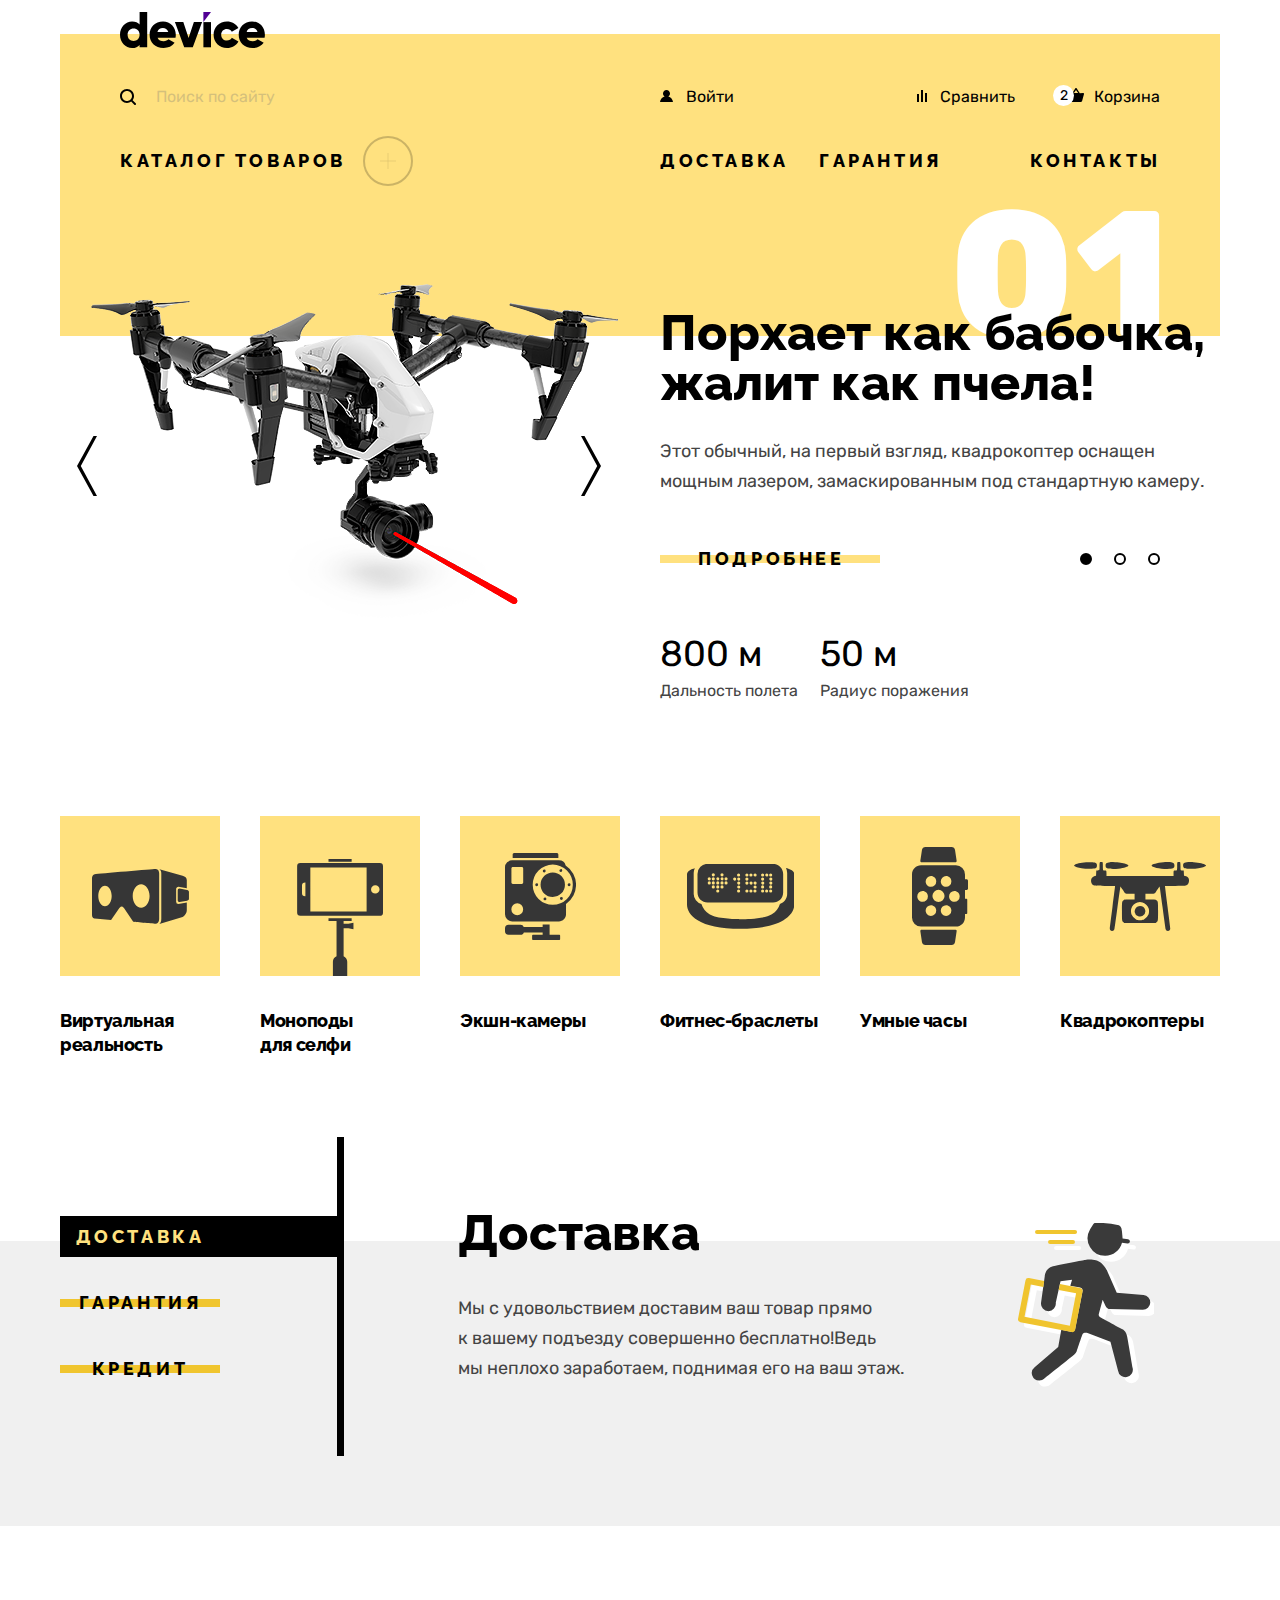
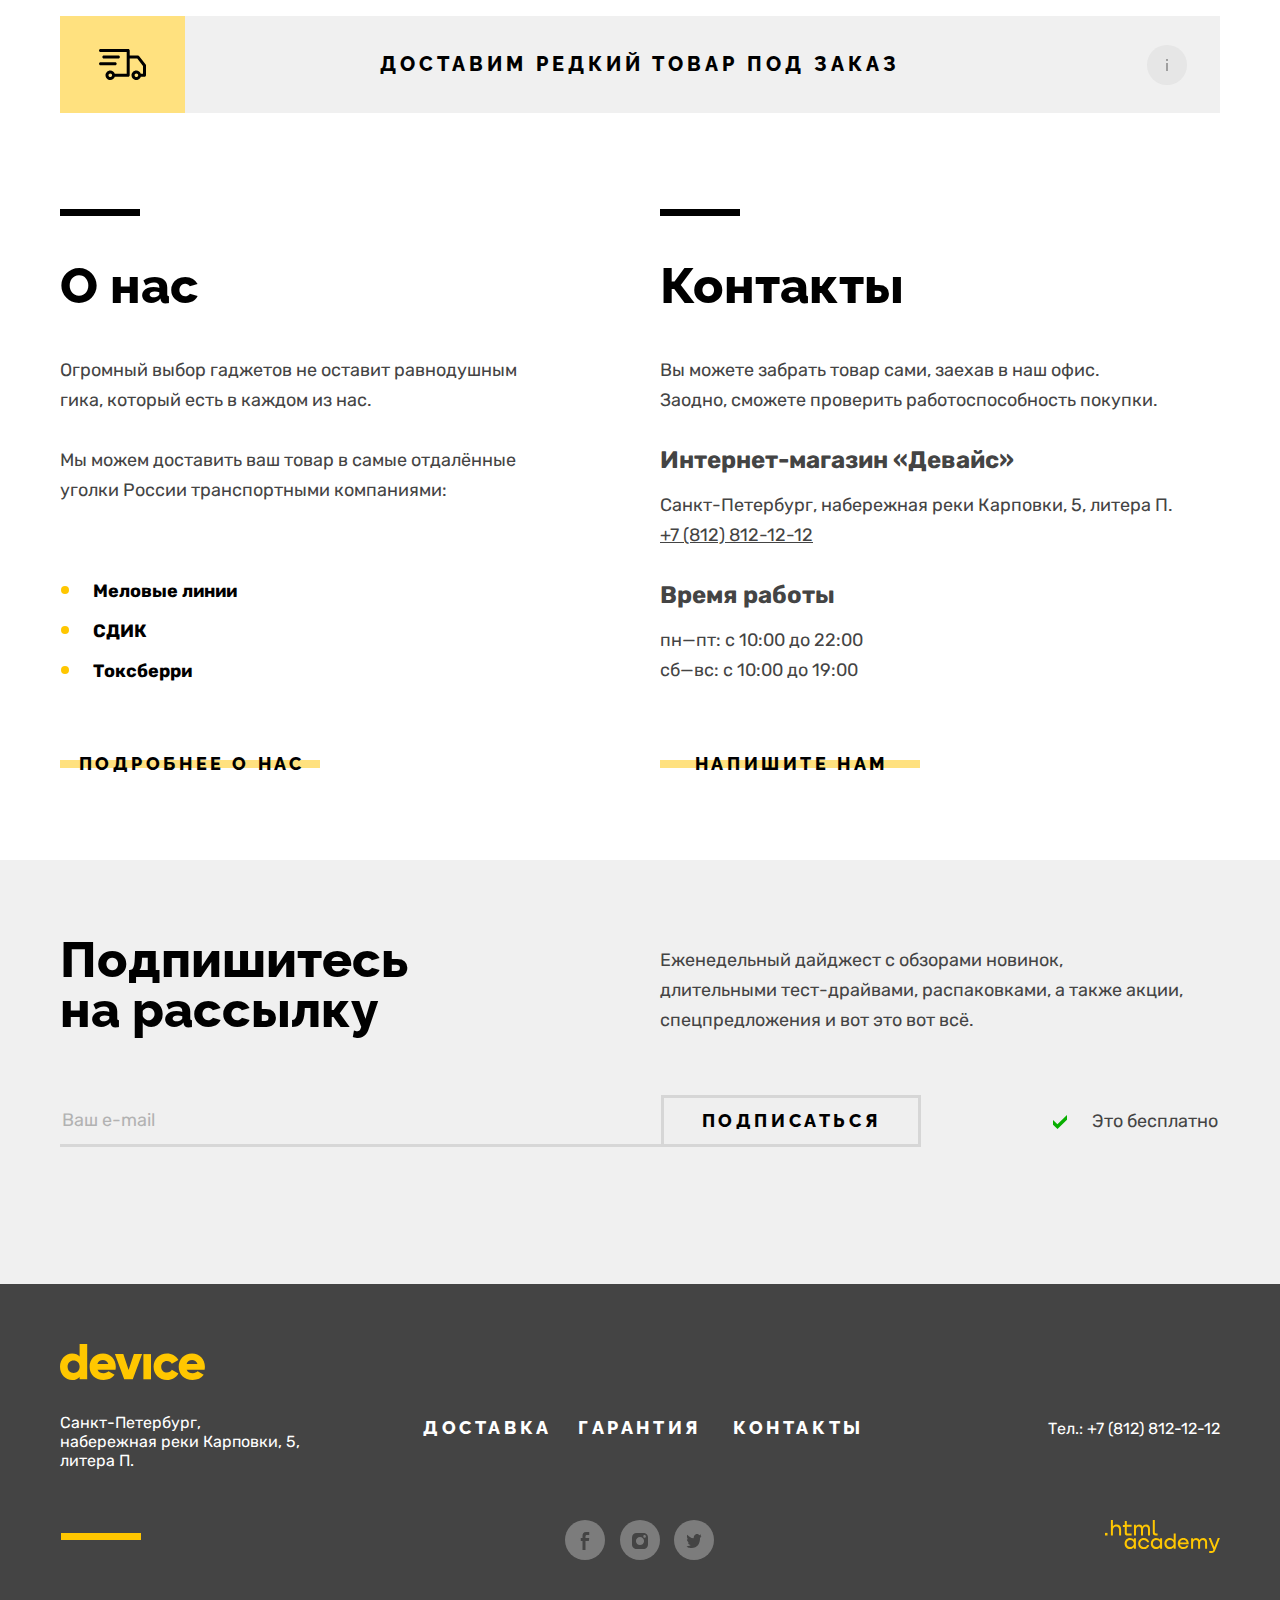
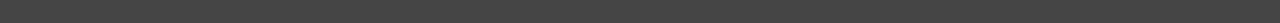
<file: index.html>
<!DOCTYPE html>
<html lang="ru">

<head>
  <meta charset="utf-8" />
  <meta http-equiv="X-UA-Compatible" content="IE=edge" />
  <meta name="viewport" content="width=device-width, initial-scale=1.0" />
  <title>HTML Academy: Девайс</title>
  <link rel="stylesheet" href="css/styles.css">
  <link rel="icon" href="/img/favicon.png" type="image/png" sizes="32x32">
</head>

<body>
  <div class="header-wrapper">
    <header class="page-header">
      <h1 class="visually-hidden">Интернет-магазин гаджетов "DEVICE".</h1>
      <div class="page-header-logo">
        <a href="#" class="header-logo"><img src="img/logo-full.svg" alt="Логотип интернет-магазина     Device"
            width="145" height="36">
        </a>
      </div>
      <nav class="navigation">
        <ul class="navigation-user-list">
          <li class="navigation-user-item  navigation-user-item-search">
            <form class="navigation-search" method="get" action="https://echo.htmlacademy.ru">
              <input class="navigation-search-input" id="search" type="search" name="search"
                placeholder="Поиск по сайту">
              <label class="navigation-search-label" for="search">
                <svg class="nav-search-img" aria-hidden="true" focusable="false" width="16" height="16"
                  xmlns="http://www.w3.org/2000/svg">
                  <path
                    d="m15.7 14.3-3.1-3.1C13.5 10 14 8.6 14 7c0-3.9-3.1-7-7-7S0 3.1 0 7s3.1 7 7 7c1.6 0 3-.5 4.2-1.4l3.1 3.1c.2.2.4.3.7.3.6 0 1-.4 1-1 0-.2-.1-.5-.3-.7ZM2 7c0-2.8 2.2-5 5-5s5 2.2 5 5-2.2 5-5 5-5-2.2-5-5Z" />
                </svg>
                <span class="visually-hidden">Поиск. </span>
              </label>
              <button class="navigation-search-btn" type="submit">
                Найти
                <span class="visually-hidden">Найти.</span>
              </button>
            </form>
          </li>
          <li class="navigation-user-item  navigation-user-item-login">
            <a class="navigation-user-link  navigation-user-link-login" href="#">Войти</a>
          </li>
          <li class="navigation-user-item  navigation-user-item-compare">
            <a class="navigation-user-link  navigation-user-link-compare" href="#">Сравнить</a>
          </li>
          <li class="navigation-user-item  navigation-user-item-cart">
            <a class="navigation-user-link  navigation-user-link-cart" href="#">Корзина</a>
            <span class="user-link-cart-mark"></span>
            <span class="user-link-cart-number">2</span>
            <div class="popover popover-cart">
              <svg class="popover-triangle-img" aria-hidden="true" focusable="false" width="14" height="6"
                viewBox="0 0 14 6" xmlns="http://www.w3.org/2000/svg">
                <path d="M14 6H0L7 0L14 6Z" />
              </svg>
              <h2 class="visually-hidden">Корзина.</h2>
              <ul class="popover-cart-items">
                <li class="popover-item popover-item-first">
                  <a href="#" class="popover-item-image-wrap">
                    <img src="img/product-1-small.jpg" alt="Товар в корзине" width="41" height="43"
                      class="popover-item-image">
                    <span class="popover-item-name popover-item-name-first">Любительская <br>селфи-палка</span>
                  </a>
                  <button class="popover-cart-delete-item" type="button" tabindex="-1">
                    <span class="visually-hidden">Удалить товар.</span>
                  </button>
                </li>
                <li class="popover-item popover-item-second">
                  <a href="#" class="popover-item-image-wrap">
                    <img src="img/product-2-small.jpg" alt="Товар в корзине" width="41" height="43"
                      class="popover-item-image">
                    <p class="popover-item-name popover-item-name-second">Профессиональная селфи-палка</p>
                  </a>
                  <button class="popover-cart-delete-item" type="button" tabindex="-1">
                    <span class="visually-hidden">Удалить товар.</span>
                  </button>
                </li>
              </ul>
              <div class="popover-cart-summary">
                <p class="summary-info summary-info-goods">Товаров: 2</p>
                <p class="summary-info summary-info-totalsum">Сумма: 2000 ₽</p>
              </div>
              <div class="popover-button-wrap">
                <a href="#" class="popover-button">
                  Открыть корзину
                  <span class="visually-hidden">Открыть корзину.</span>
                </a>
              </div>
            </div>
          </li>
        </ul>
        <ul class="main-navigation-list">
          <li class="main-navigation-list-item main-navigation-list-item-catalog">
            <a class="main-navigation-list-link main-navigation-list-link-catalog" href="#">Каталог товаров</a>
            <span class="main-nav-catalog-mark"></span>
            <div class="main-navigation-inner-menu">
              <ul class="inner-menu-list">
                <li class="inner-menu-list-item">
                  <a class="inner-menu-list-link" href="#">Виртуальная реальность</a>
                  <a href="catalog.html" class="inner-menu-list-link">Моноподы для селфи</a>
                  <a class="inner-menu-list-link" href="#">Экшн-камеры</a>
                </li>
                <li class="inner-menu-list-item">
                  <a class="inner-menu-list-link" href="#">Фитнес-браслеты</a>
                  <a class="inner-menu-list-link" href="#">Умные часы</a>
                </li>
                <li class="inner-menu-list-item">
                  <a class="inner-menu-list-link" href="#">Квадрокоптеры</a>
                </li>
              </ul>
            </div>
          </li>
          <li class="main-navigation-list-item  main-navigation-list-item-delivery">
            <a class="main-navigation-list-link  main-navigation-list-link-delivery" href="#">Доставка</a>
          </li>
          <li class="main-navigation-list-item  main-navigation-list-item-warranty">
            <a class="main-navigation-list-link  main-navigation-list-link-warranty" href="#">Гарантия</a>
          </li>
          <li class="main-navigation-list-item  main-navigation-list-item-contacts">
            <a class="main-navigation-list-link  main-navigation-list-link-contacts" href="#">Контакты</a>
          </li>
        </ul>
      </nav>
    </header>
  </div>
  <main class="main-container">
    <h1 class="visually-hidden">Онлайн-магазин гаджетов Device.</h1>
    <section class="products">
      <h2 class="visually-hidden">Товары.</h2>
      <article class="product product-1">
        <div class="article-image">
          <img src="img/slider-1.png" alt="Квадрокоптер" class="product-slider-image" width="560" height="560" />
          <div class="image-controls">
            <button class="product-slider-button product-slider-prev" type="button">
              <span class="visually-hidden">Предыдущее фото.</span>
            </button>
            <button class="product-slider-button product-slider-next" type="button">
              <span class="visually-hidden">Следующее фото.</span>
            </button>
          </div>
        </div>
        <div class="article-description">
          <h1 class="article-header">Порхает как бабочка, жалит как пчела!</h1>
          <p class="article-product-description">
            Этот обычный, на первый взгляд, квадрокоптер оснащен мощным лазером,
            замаскированным под стандартную камеру.
          </p>
          <div class="pagination">
            <a href="#" class="btn">Подробнее</a>
            <ol class="product-slider-pagination">
              <li class="slider-pagination-item">
                <button class="slider-pagination-button slider-pagination-button-current" type="button">
                  <span class="visually-hidden">1 Фото.</span>
                </button>
              </li>
              <li class="slider-pagination-item">
                <button class="slider-pagination-button" type="button">
                  <span class="visually-hidden">2 Фото.</span>
                </button>
              </li>
              <li class="slider-pagination-item">
                <button class="slider-pagination-button" type="button">
                  <span class="visually-hidden">3 Фото.</span>
                </button>
              </li>
            </ol>
          </div>
          <div class="product-specifications">
            <ul class="product-spec-list">
              <li class="spec-list-item">
                <span class="spec-list-info">800 м</span>
              </li>
              <li class="spec-list-item">
                <span class="spec-list-info">50 м</span>
              </li>
            </ul>
            <ul class="product-desc-list">
              <li class="desc-list-item">
                <span class="desc-list-info">Дальность полета</span>
              </li>
              <li class="desc-list-item">
                <span class="desc-list-info">Радиус поражения</span>
              </li>
            </ul>
          </div>
        </div>
      </article>
      <article class="product product-2">
        <div class="article-image">
          <img src="img/slider-2.png" alt="Фитнес браслет" class="product-slider-image" width="560" height="560" />
        </div>
        <div class="article-description">
          <h1 class="article-header">Худеем<br>правильно!</h1>
          <p class="article-product-description">
            Мотивирующие фитнес-браслеты помогут найти в себе силы не пропускать занятия и соблюдать диету.
          </p>
          <div class="pagination">
            <a href="#" class="btn">Подробнее</a>
          </div>
          <div class="product-specifications">
            <ul class="product-spec-list">
              <li class="spec-list-item">
                <span class="spec-list-info">48 часов</span>
              </li>
            </ul>
            <ul class="product-desc-list">
              <li class="desc-list-item">
                <span class="desc-list-info">Без подзарядки</span>
              </li>
            </ul>
          </div>
        </div>
      </article>
      <article class="product product-3">
        <div class="article-image">
          <img src="img/slider-3.png" alt="Селфи палки" class="product-slider-image" width="560" height="560" />
        </div>
        <div class="article-description">
          <h1 class="article-header">Делай селфи,<br>как Бен Стиллер!</h1>
          <p class="article-product-description">
            Самая длинная палка для селфи доступна в нашем магазине. Восемь (Восемь, Карл!) метров длиной и весом всего
            5 кг.
          </p>
          <div class="pagination">
            <a href="#" class="btn">Подробнее</a>
          </div>
          <div class="product-specifications">
            <ul class="product-spec-list">
              <li class="spec-list-item spec-list-item-first">
                <span class="spec-list-info">8,5 м</span>
              </li>
              <li class="spec-list-item">
                <span class="spec-list-info">5 кг</span>
              </li>
              <li class="spec-list-item">
                <span class="spec-list-info">Карбон</span>
              </li>
            </ul>
            <ul class="product-desc-list">
              <li class="desc-list-item desc-list-item-first">
                <span class="desc-list-info">Длина палки</span>
              </li>
              <li class="desc-list-item">
                <span class="desc-list-info">Вес палки</span>
              </li>
              <li class="desc-list-item">
                <span class="desc-list-info">Материал</span>
              </li>
            </ul>
          </div>
        </div>
      </article>
    </section>
    <section class="categories">
      <h2 class="visually-hidden">Категории товаров.</h2>
      <ul class="categories-list">
        <li class="categories-list-item">
          <a href="#" class="categories-list-image glasses">
          </a>
          <a href="#" class="categories-list-item-link">
            Виртуальная реальность
          </a>
        </li>
        <li class="categories-list-item">
          <a href="catalog.html" class="categories-list-image monopod">
          </a>
          <a href="catalog.html" class="categories-list-item-link">
            Моноподы <br>для селфи
          </a>
        </li>
        <li class="categories-list-item">
          <a href="#" class="categories-list-image action-camera">
          </a>
          <a href="#" class="categories-list-item-link">
            Экшн-камеры
          </a>
        </li>
        <li class="categories-list-item">
          <a href="#" class="categories-list-image fitness">
          </a>
          <a href="#" class="categories-list-item-link">
            Фитнес-браслеты
          </a>
        </li>
        <li class="categories-list-item">
          <a href="#" class="categories-list-image smart">
          </a>
          <a href="#" class="categories-list-item-link">
            Умные часы
          </a>
        </li>
        <li class="categories-list-item">
          <a href="#" class="categories-list-image kvadro">
          </a>
          <a href="#" class="categories-list-item-link">
            Квадрокоптеры
          </a>
        </li>
      </ul>
    </section>
    <section class="services">
      <h2 class="visually-hidden">Сервисы.</h2>
      <div class="services-wrapper">
        <div class="services-content">
          <div class="services-slider-item services-slider-item-active services-slider-item-delivery">
            <h3 class="services-subtitle">Доставка</h3>
            <p class="services-slider-text">Мы с удовольствием доставим ваш товар прямо<br>
              к вашему подъезду совершенно бесплатно!Ведь<br>
              мы неплохо заработаем, поднимая его на ваш этаж.
            </p>
          </div>
          <div class="services-slider-item services-slider-item-warranty">
            <h3 class="services-subtitle">Гарантия</h3>
            <p class="services-slider-text">Если из-за возгорания купленного у нас товара у вас сгорит дом — не
              переживайте, мы выдадим вам новый.
              Товар, не дом, конечно же.
            </p>
          </div>
          <div class="services-slider-item services-slider-item-credit">
            <h3 class="services-subtitle">Кредит</h3>
            <p class="services-slider-text">Залезть в долговую яму стало проще!Кредитные консультанты подберут для вас
              наиболее выгодные условия кредита.Выгодные
              для банка, разумеется.
            </p>
          </div>
          <div class="services-slider-controls">
            <label class="services-slider-control-active">
              <button type="button" class="services-slider-control services-slider-control-active">
                Доставка
                <span class="visually-hidden">Доставка.</span>
              </button>
            </label>
            <label>
              <button type="button" class="services-slider-control">
                Гарантия
                <span class="visually-hidden">Гарантия.</span>
              </button>
            </label>
            <label>
              <button type="button" class="services-slider-control">
                Кредит
                <span class="visually-hidden">Кредит.</span>
              </button>
            </label>
          </div>
        </div>
      </div>
    </section>
    <section class="about-us">
      <h2 class="visually-hidden">О нас.</h2>
      <div class="about-us-wrapper">
        <a href="#" class="about-us-del-wrap">
          <section class="about-us-delivery">
            <h3 class="visually-hidden">Доставка.</h3>
            <ul class="about-us-delivery-list">
              <li class="about-us-list-item-first">
              </li>
              <li class="about-us-list-text-item">
                <span class="about-us-delivery-text">Доставим редкий товар под заказ</span>
              </li>
              <li class="about-us-list-item">
              </li>
            </ul>
          </section>
        </a>
        <div class="about-us-info">
          <section class="about-us-description">
            <h3 class="about-us-subheader">О нас</h3>
            <div class="main-description">
              <p class="about-us-description-text">
                Огромный выбор гаджетов не оставит равнодушным гика, который есть в
                каждом из нас.
              </p>
              <p class="about-us-description-text">
                Мы можем доставить ваш товар в самые отдалённые
                уголки России транспортными компаниями:
              </p>
            </div>
            <ul class="about-us-description-list">
              <li class="about-us-description-list-item">Меловые линии</li>
              <li class="about-us-description-list-item">СДИК</li>
              <li class="about-us-description-list-item">Токсберри</li>
            </ul>
            <a href="#" class="btn">
              Подробнее о нас
            </a>
          </section>
          <section class="about-us-contacts">
            <h3 class="about-us-subheader">Контакты</h3>
            <p class="about-us-description-text">
              Вы можете забрать товар сами, заехав в наш офис.<br> Заодно, сможете
              проверить работоспособность покупки.
            </p>
            <h4 class="about-us-h4-subheader">Интернет-магазин «Девайс»</h4>
            <address class="about-us-contacts-address">
              Санкт-Петербург, набережная реки Карповки, 5, литера П.
              <a href="tel:+7(812)812-12-12" class="contacts-address-phone">+7 (812) 812-12-12</a>
            </address>
            <h4 class="about-us-h4-subheader">Время работы</h4>
            <ul class="about-us-schedule">
              <li class="about-us-schedule-item">пн—пт: с 10:00 до 22:00</li>
              <li class="about-us-schedule-item">сб—вс: с 10:00 до 19:00</li>
            </ul>
            <a href="#" class="btn">
              Напишите нам
            </a>
          </section>
        </div>
      </div>
    </section>
    <section class="mailing">
      <div class="mailing-wrapper">
        <h2 class="visually-hidden">Рассылка.</h2>
        <div class="mailing-text">
          <h3 class="mailing-subheader">Подпишитесь<br> на рассылку</h3>
          <p class="mailing-description">Еженедельный дайджест с обзорами новинок,<br>длительными тест-драйвами,
            распаковками, а также акции, спецпредложения и вот это вот всё.
          </p>
        </div>
        <div class="mailing-form-container">
          <form action="https://echo.htmlacademy.ru" method="POST" class="mailing-form">
            <label for="subscribe-input" class="visually-hidden"></label>
            <input type="email" class="mailing-subscribe-input" placeholder="Ваш e-mail" name="subscribe-input"
              id="subscribe-input" required>
            <button class="button mailing-submit-button" type="submit">
              Подписаться
              <span class="visually-hidden">Подписаться.</span>
            </button>
          </form>
          <span class="mailing-form-text">Это бесплатно</span>
        </div>
      </div>
    </section>
  </main>
  <footer class="page-footer">
    <div class="footer-wrapper">
      <div class="footer-logo">
        <a href="#" class="footer-logo-link">
          <svg aria-hidden="true" focusable="false" width="145" height="36" viewBox="0 0 145 36" fill="none"
            xmlns="http://www.w3.org/2000/svg">
            <path
              d="M27.2 0V35.3H19.6V32.9C17.9 34.8 15.5 36 12.1 36C5.5 36 0 30.2 0 22.7C0 15.2 5.5 9.4 12.1 9.4C15.5 9.4 18 10.6 19.6 12.5V0H27.2ZM19.6 22.7C19.6 18.9 17.1 16.5 13.6 16.5C10.1 16.5 7.6 18.9 7.6 22.7C7.6 26.5 10.1 28.9 13.6 28.9C17.1 28.8 19.6 26.5 19.6 22.7Z"
              fill="#FFC700" />
            <path
              d="M43.7 29.1999C45.8 29.1999 47.5 28.3999 48.5 27.2999L54.6 30.7999C52.1 34.1999 48.4 35.9999 43.6 35.9999C35 35.9999 29.6 30.1999 29.6 22.6999C29.6 15.1999 35 9.3999 43 9.3999C50.4 9.3999 55.8 15.0999 55.8 22.6999C55.8 23.7999 55.7 24.7999 55.5 25.6999H37.6C38.6 28.2999 40.9 29.1999 43.7 29.1999ZM48.3 20.0999C47.5 17.1999 45.2 16.0999 42.9 16.0999C40 16.0999 38.1 17.4999 37.4 20.0999H48.3Z"
              fill="#FFC700" />
            <path
              d="M82.1 10.1001L72.8 35.3001H64.2L54.9 10.1001H63.3L68.6 26.1001L73.9 10.1001C73.9 10.1001 82.1 10.1001 82.1 10.1001Z"
              fill="#FFC700" />
            <path d="M83.4 10.1001H91V35.3001H83.4V10.1001Z" fill="#FFC700" />
            <path
              d="M93.6 22.6999C93.6 15.1999 99.3 9.3999 107 9.3999C111.9 9.3999 116.2 11.9999 118.4 15.8999L111.8 19.6999C110.9 17.8999 109.1 16.8999 106.9 16.8999C103.6 16.8999 101.2 19.2999 101.2 22.6999C101.2 26.1999 103.6 28.4999 106.9 28.4999C109.1 28.4999 111 27.3999 111.8 25.6999L118.4 29.4999C116.3 33.3999 112 35.9999 107 35.9999C99.3 35.9999 93.6 30.1999 93.6 22.6999Z"
              fill="#FFC700" />
            <path
              d="M132.8 29.1999C134.9 29.1999 136.6 28.3999 137.6 27.2999L143.7 30.7999C141.2 34.1999 137.5 35.9999 132.7 35.9999C124.1 35.9999 118.7 30.1999 118.7 22.6999C118.7 15.1999 124.2 9.3999 132.1 9.3999C139.5 9.3999 144.9 15.0999 144.9 22.6999C144.9 23.7999 144.8 24.7999 144.6 25.6999H126.7C127.7 28.2999 130 29.1999 132.8 29.1999ZM137.5 20.0999C136.7 17.1999 134.4 16.0999 132.1 16.0999C129.2 16.0999 127.3 17.4999 126.6 20.0999H137.5Z"
              fill="#FFC700" />
          </svg>
        </a>
      </div>
      <section class="footer-info">
        <h2 class="visually-hidden">Наши контакты.</h2>
        <address class="footer-info-address">
          Санкт-Петербург, набережная
          реки Карповки, 5, литера П.
        </address>
        <ul class="footer-info-links-list">
          <li class="footer-info-links-item">
            <a class="footer-info-link" href="#">
              Доставка
            </a>
          </li>
          <li class="footer-info-links-item">
            <a class="footer-info-link" href="#">
              Гарантия
            </a>
          </li>
          <li class="footer-info-links-item">
            <a class="footer-info-link" href="#">
              Контакты
            </a>
          </li>
        </ul>
        <p class="footer-info-text">
          <a href="tel:+7(812)812-12-12" class="footer-phone">Тел.: +7 (812) 812-12-12</a>
        </p>
      </section>
      <section class="footer-links">
        <h2 class="visually-hidden">Связаться с нами.</h2>
        <ul class="footer-links-list">
          <li class="footer-social-images-item">
            <a class="footer-social-image" href="https://facebook.com/htmlacademy">
              <svg class="facebook-img" aria-hidden="true" focusable="false" width="9" height="18" viewBox="0 0 9 18"
                xmlns="http://www.w3.org/2000/svg">
                <path d="M6.5 3H9V0H5.6C2.8 0 2 1.7 2 4.2V6H0V9H2V18H5V9H8.3L8.9 6H5V4.5C5 3.7 5.3 3 6.5 3Z" />
              </svg>
              <span class="visually-hidden">Facebook.</span>
            </a>
          </li>
          <li class="footer-social-images-item">
            <a class="footer-social-image" href="https://instagram.com/htmlacademy">
              <svg class="instagram-img" aria-hidden="true" focusable="false" width="16" height="16" viewBox="0 0 16 16"
                xmlns="http://www.w3.org/2000/svg">
                <path
                  d="M14.7 1.3C13.8 0.4 12.7 0 11.3 0H4.7C1.9 0 0 1.9 0 4.7V11.3C0 12.7 0.4 13.9 1.4 14.7C2.3 15.6 3.4 16 4.7 16H11.3C12.7 16 13.9 15.6 14.7 14.7C15.5 13.8 16 12.7 16 11.3V4.7C16 3.3 15.6 2.1 14.7 1.3ZM8 12.1C5.8 12.1 3.9 10.3 3.9 8C3.9 5.7 5.8 3.9 8 3.9C10.2 3.9 12.1 5.7 12.1 8C12.1 10.3 10.2 12.1 8 12.1ZM12.6 4.7C11.9 4.7 11.3 4.2 11.3 3.4C11.3 2.6 11.8 2.1 12.6 2.1C13.3 2.1 13.9 2.7 13.9 3.4C13.9 4.1 13.3 4.7 12.6 4.7Z" />
              </svg>
              <span class="visually-hidden">Instagram.</span>
            </a>
          </li>
          <li class="footer-social-images-item">
            <a class="footer-social-image" href="https://twitter.com/htmlacademy_ru">
              <svg class="twitter-img" aria-hidden="true" focusable="false" width="15" height="14" viewBox="0 0 15 14"
                xmlns="http://www.w3.org/2000/svg">
                <path
                  d="M9.7 0.099998C11.2 -0.400002 12.3 0.399998 12.9 1.2C13.4 0.999998 14 0.799998 14.6 0.599998C14.6 1.4 14.1 2 13.8 2.2C14.5 2.4 15 1.8 15 1.8C14.9 2.7 14.1 3.5 13.6 3.7C13.4 10 10.8 14.1 4.7 14C4.2 14 4.8 14 4.3 14C4 14 0.6 13.6 0 12.2C2 12.4 3.4 11.8 4.1 11.1C3.3 10.8 1.7 10.7 1.5 8.3C1.8 8.5 2 8.6 2.6 8.5C1.5 7.7 0.3 7 0.4 5C0.7 5.3 1.3 5.5 1.6 5.4C1 5.2 -0.2 2.3 0.8 0.799998C2.4 2.5 4.1 4.2 7.1 4.3C7.3 2.2 8.1 0.799998 9.7 0.099998Z" />
              </svg>
              <span class="visually-hidden">Twitter.</span>
            </a>
          </li>
        </ul>
        <div class="footer-htmlacademy-link">
          <a href="https://htmlacademy.ru" class="footer-contacts-link">
            <svg class="html-academy-icon" aria-hidden="true" focusable="false" width="115" height="33"
              viewBox="0 0 115 33" xmlns="http://www.w3.org/2000/svg">
              <path d="M0 12.8999V15.4999H2.5V12.8999H0Z" />
              <path
                d="M11.6 4.5C10 4.5 8.80002 5.2 8.00002 6.2H7.90002V0H5.90002V15.5H7.90002V10.2C7.90002 8.1 9.20002 6.6 11.2 6.6C13 6.6 14.1 8 14.1 9.8V15.5H16.1V9.4C16.2 6.4 14.3 4.5 11.6 4.5Z" />
              <path
                d="M26.6 4.8001H21.8V1.1001H19.8V4.9001H17.9V6.9001H19.8V12.9001C19.8 14.6001 20.8 15.6001 22.5 15.6001H26.6V13.6001H22.9C22.2 13.6001 21.8 13.2001 21.8 12.5001V6.8001H26.6V4.8001Z" />
              <path
                d="M41.1 4.6001C39.5 4.6001 38.2 5.4001 37.6 6.7001H37.5C36.9 5.5001 35.7 4.6001 34.1 4.6001C32.7 4.6001 31.6 5.4001 31 6.4001H30.9V4.8001H29V15.4001H31V10.0001C31 8.0001 32 6.5001 33.6 6.5001C35.1 6.5001 36 7.5001 36 9.1001V15.4001H38V9.8001C38 7.4001 39.4 6.5001 40.6 6.5001C42.1 6.5001 43 7.5001 43 9.1001V15.4001H45V8.9001C45.1 6.4001 43.6 4.6001 41.1 4.6001Z" />
              <path
                d="M47.8 12.7C47.8 14.4 48.8 15.4 50.6 15.4H52.6V13.4H50.9001C50.2001 13.4 49.8 13 49.8 12.3V0H47.8V12.7Z" />
              <path
                d="M28.9 19.6999C28 18.5999 26.7 17.8999 25 17.8999C21.9 17.8999 19.6 20.1999 19.6 23.4999C19.6 26.7999 21.9 29.0999 25 29.0999C26.8 29.0999 28 28.2999 28.8 27.1999H28.9V28.7999H30.9V18.1999H28.9V19.6999ZM25.3 27.0999C23.1 27.0999 21.7 25.4999 21.7 23.4999C21.7 21.4999 23.1 19.8999 25.3 19.8999C27.5 19.8999 28.9 21.4999 28.9 23.4999C28.9 25.3999 27.5 27.0999 25.3 27.0999Z" />
              <path
                d="M44.2 21.9999C43.7 19.5999 41.5999 17.8999 38.7999 17.8999C35.3999 17.8999 33.2 20.3999 33.2 23.4999C33.2 26.5999 35.3999 29.0999 38.7999 29.0999C41.5999 29.0999 43.7 27.2999 44.2 24.8999H42.0999C41.6999 26.1999 40.3999 27.1999 38.7999 27.1999C36.5999 27.1999 35.2 25.5999 35.2 23.5999C35.2 21.5999 36.5999 19.9999 38.7999 19.9999C40.3999 19.9999 41.5999 20.9999 42.0999 22.1999H44.2V21.9999Z" />
              <path
                d="M55.1 19.6999C54.2 18.5999 52.9001 17.8999 51.2001 17.8999C48.1001 17.8999 45.8 20.1999 45.8 23.4999C45.8 26.7999 48.1001 29.0999 51.2001 29.0999C53.0001 29.0999 54.2 28.2999 55 27.1999H55.1V28.7999H57.1V18.1999H55.1V19.6999ZM51.5 27.0999C49.3 27.0999 47.9001 25.4999 47.9001 23.4999C47.9001 21.4999 49.3 19.8999 51.5 19.8999C53.7 19.8999 55.1 21.4999 55.1 23.4999C55.1 25.3999 53.6 27.0999 51.5 27.0999Z" />
              <path
                d="M68.7 19.7999C67.8 18.6999 66.5 17.8999 64.8 17.8999C61.7 17.8999 59.4 20.1999 59.4 23.4999C59.4 26.7999 61.6 29.0999 64.8 29.0999C66.5 29.0999 67.8 28.2999 68.6 27.2999H68.7V28.7999H70.7V13.3999H68.7V19.7999ZM65.1 27.0999C62.9 27.0999 61.5 25.4999 61.5 23.4999C61.5 21.4999 62.9 19.8999 65.1 19.8999C67.3 19.8999 68.7 21.4999 68.7 23.4999C68.6 25.4999 67.2 27.0999 65.1 27.0999Z" />
              <path
                d="M78.3 17.8999C75 17.8999 72.8 20.3999 72.8 23.4999C72.8 26.4999 74.9 29.0999 78.3 29.0999C80.8 29.0999 82.8 27.7999 83.5 25.4999H81.4C80.9 26.4999 79.8 27.0999 78.4 27.0999C76.5 27.0999 75.1 25.7999 75 24.1999H83.8C84 20.5999 81.8 17.8999 78.3 17.8999ZM78.3 19.7999C80 19.7999 81.3 20.7999 81.6 22.3999H75.1C75.4 20.8999 76.6 19.7999 78.3 19.7999Z" />
              <path
                d="M98.2 17.8999C96.6 17.8999 95.3 18.6999 94.6 19.8999H94.5C93.9 18.6999 92.7 17.8999 91.1 17.8999C89.7 17.8999 88.6 18.5999 88 19.6999V18.1999H86.1V28.7999H88.1V23.3999C88.1 21.3999 89.1 19.9999 90.7 19.8999C92.2 19.8999 93.1 20.8999 93.1 22.4999V28.7999H95.1V23.1999C95.1 20.7999 96.5 19.8999 97.7 19.8999C99.2 19.8999 100.1 20.8999 100.1 22.4999V28.7999H102.1V22.2999C102.2 19.6999 100.7 17.8999 98.2 17.8999Z" />
              <path
                d="M109.4 27.0001L105.8 18.1001H103.6L108.4 29.7001C108.1 30.6001 107.7 30.9001 106.7 30.9001H104.2V32.9001H106.7C108.5 32.9001 109.5 32.1001 110.2 30.3001L114.9 18.1001H112.8L109.4 27.0001Z" />
            </svg>
            <span class="visually-hidden">Ссылка на сайт htmlacademy.ru.</span>
          </a>
        </div>
      </section>
    </div>
  </footer>
  <div class="modal-container modal-container-close">
    <div class="modal">
      <span class="visually-hidden">Закрыть.</span>
      <button class="modal-close-btn" type="button">
        <svg class="modal-close-img" aria-hidden="true" focusable="false" width="26" height="26" viewBox="0 0 26 26"
          xmlns="http://www.w3.org/2000/svg">
          <path d="M26 3L23 0L13 10L3 0L0 3L10 13L0 23L3 26L13 16L23 26L26 23L16 13L26 3Z" />
        </svg>
      </button>
      <section class="modal-content">
        <h2 class="modal-title">Доставка под заказ</h2>
        <form action="https://echo.htmlacademy.ru/" class="modal-form" method="post">
          <div class="modal-form-label-wrap">
            <label for="customer-name" class="modal-form-label modal-form-name">Ваше имя:
              <input class="modal-input modal-input-name" type="text" placeholder="Имя Фамилия" name="customer-name"
                id="customer-name">
              <span class="modal-subtext">Пожалуйста, представьтесь</span>
            </label>
          </div>
          <div class="modal-form-label-wrap">
            <label for="customer-email" class="modal-form-label modal-form-email">Ваш e-mail:
              <input class="modal-input modal-input-email" type="email" placeholder="krasotka92@mail.ru"
                name="customer-email" id="customer-email" required>
              <span class="modal-subtext">Забавный у вас адрес</span>
            </label>
          </div>
          <div class="modal-form-label-wrap">
            <label for="customer-order" class="modal-form-label modal-form-order">Что нужно привезти:
              <input class="modal-input modal-input-order" type="text" placeholder="В свободной форме"
                name="customer-order" id="customer-order">
            </label>
          </div>
          <div class="modal-form-label-wrap">
            <button type="button" class="quantity-control-minus">
              <svg class="quantity-minus-svg" aria-hidden="true" focusable="false" width="16" height="2"
                viewBox="0 0 16 2" xmlns="http://www.w3.org/2000/svg">
                <path d="M16 0H0V2H16V0Z" />
              </svg>
              <span class="visually-hidden">Уменьшить.</span>
            </button>
            <label for="order-quantity" class="modal-form-label modal-form-quantity">Количество:
              <input class="modal-input modal-input-quantity" type="text" placeholder="1" name="order-quantity"
                id="order-quantity">
            </label>
            <button type="button" class="customer-label-mark" tabindex="-1"></button>
            <div class="order-quantity-popover">
              <svg class="popover-triangle-img" aria-hidden="true" focusable="false" width="14" height="6"
                viewBox="0 0 14 6" xmlns="http://www.w3.org/2000/svg">
                <path d="M14 6H0L7 0L14 6Z" />
              </svg>
              <h2 class="visually-hidden">Справка.</h2>
              <p class="quantity-popover-text">Постараемся найти, сколько нужно. Привезём сколько получится по
                требованиям к провозу багажа.
              </p>
            </div>
            <button type="button" class="quantity-control-plus">
              <svg class="quantity-plus-svg" aria-hidden="true" focusable="false" width="16" height="16"
                viewBox="0 0 16 16" xmlns="http://www.w3.org/2000/svg">
                <path d="M16 7H9V0H7V7H0V9H7V16H9V9H16V7Z" />
              </svg>
              <span class="visually-hidden">Увеличить.</span>
            </button>
          </div>
          <div class="modal-submit-wrap">
            <button class="btn modal-submit-btn" type="submit">Отправить</button>
            <span class="visually-hidden">Отправить.</span>
          </div>
        </form>
      </section>
    </div>
  </div>
  <script defer src="js/user-authorization.js"></script>
</body>

</html>
</file>
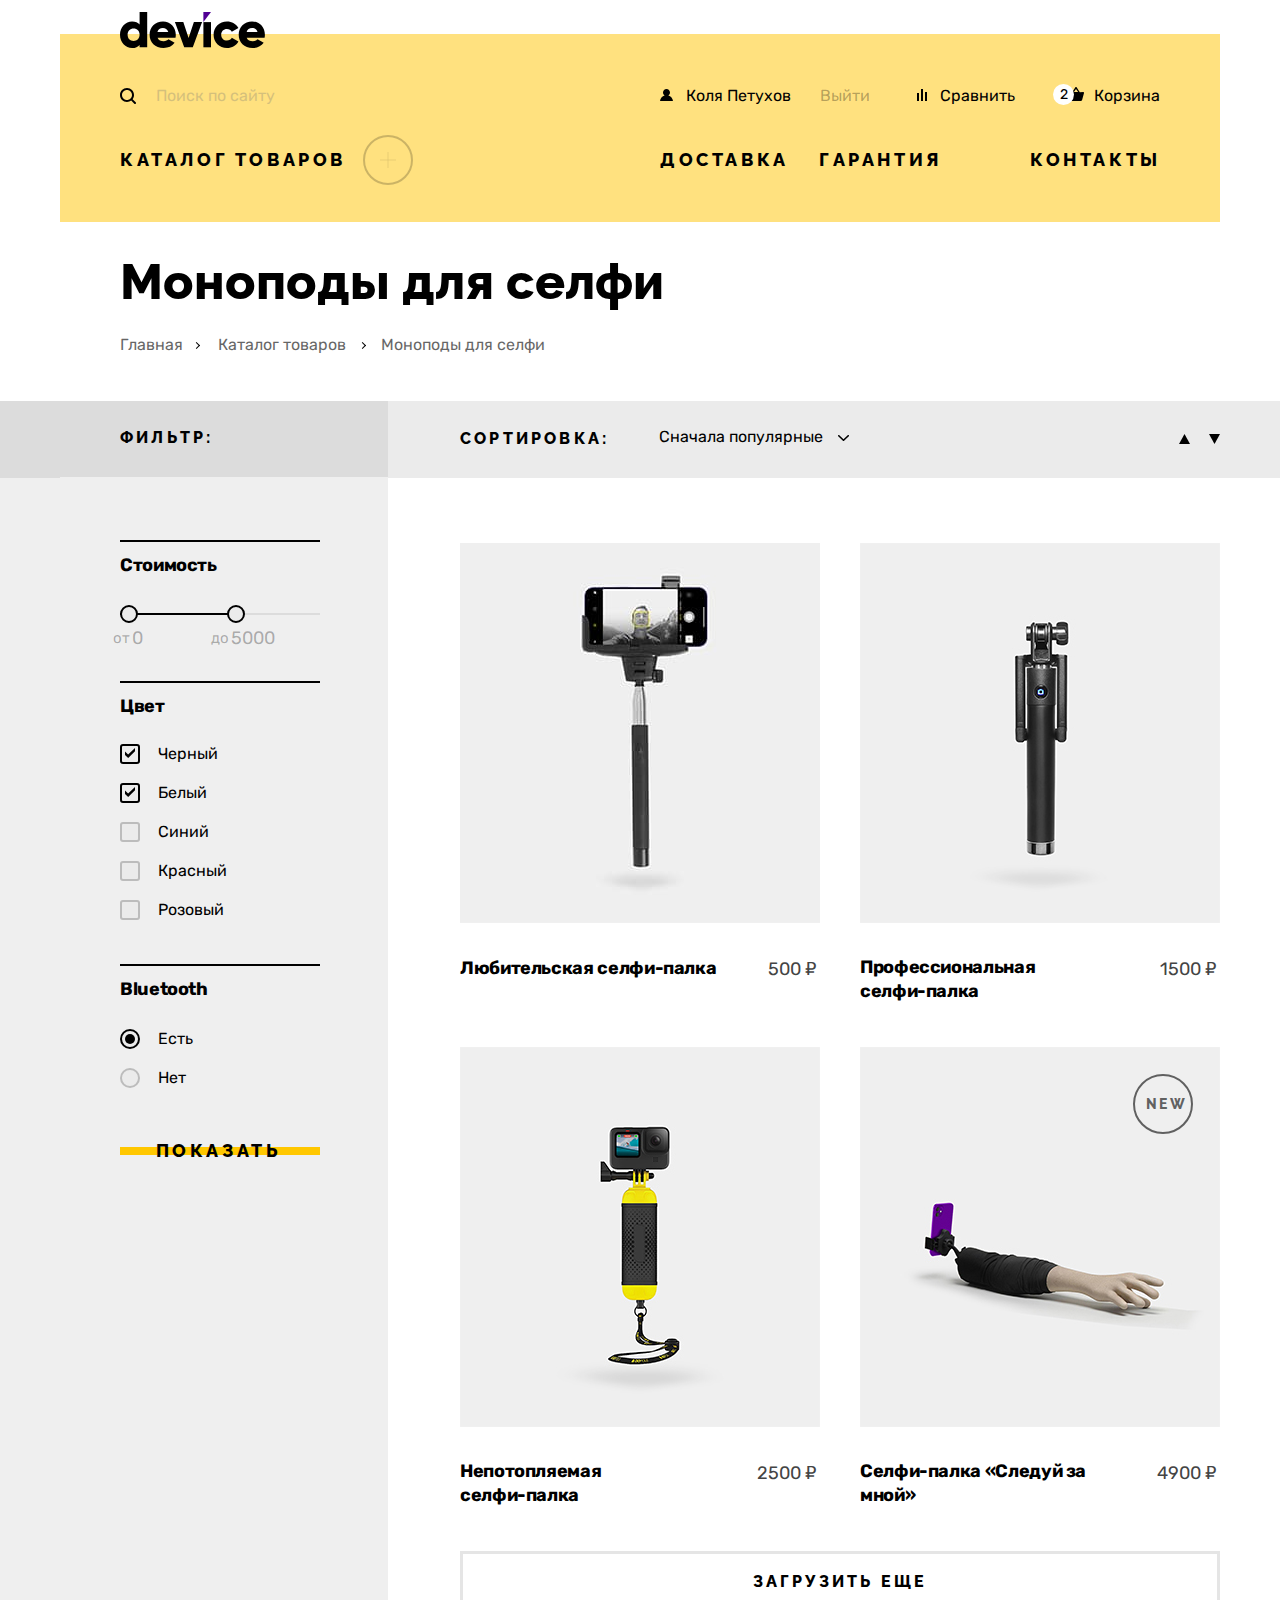
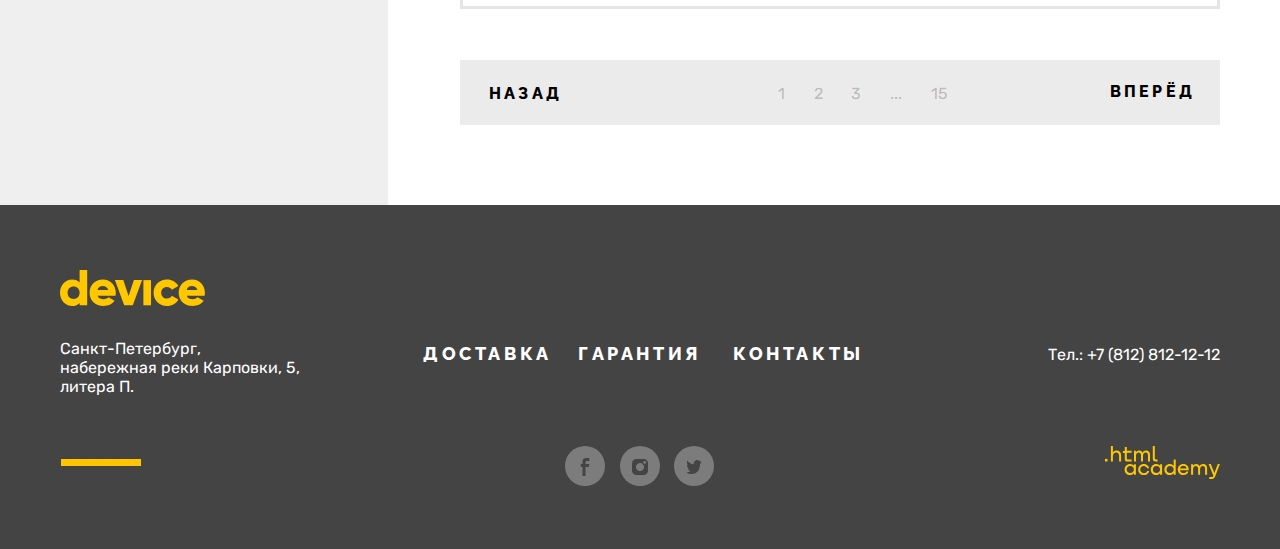
<file: catalog.html>
<!DOCTYPE html>
<html lang="en">

<head>
  <meta charset="UTF-8" />
  <meta http-equiv="X-UA-Compatible" content="IE=edge" />
  <meta name="viewport" content="width=device-width, initial-scale=1.0" />
  <title>HTML Academy: Девайс</title>
  <link rel="stylesheet" href="css/styles.css">
  <link rel="icon" href="/img/favicon.png" type="image/png" sizes="32x32">
</head>

<body>
  <div class="header-wrapper">
    <header class="page-header">
      <h1 class="visually-hidden">Интернет-магазин гаджетов "DEVICE".</h1>
      <div class="catalog-header-logo">
        <a href="index.html" class="header-logo"><img src="img/logo-full.svg" alt="Логотип интернет-магазина Device"
            width="145" height="36"></a>
      </div>
      <nav class="navigation catalog-nav">
        <ul class="navigation-user-list">
          <li class="navigation-user-item  navigation-user-item-search">
            <form class="navigation-search" method="get" action="https://echo.htmlacademy.ru">
              <input class="navigation-search-input" id="search" type="search" name="search"
                placeholder="Поиск по сайту">
              <button class="navigation-search-btn" type="submit">
                Найти
                <span class="visually-hidden">Найти.</span>
              </button>
              <label class="navigation-search-label" for="search">
                <svg class="nav-search-img" aria-hidden="true" focusable="false" width="16" height="16"
                  xmlns="http://www.w3.org/2000/svg">
                  <path
                    d="m15.7 14.3-3.1-3.1C13.5 10 14 8.6 14 7c0-3.9-3.1-7-7-7S0 3.1 0 7s3.1 7 7 7c1.6 0 3-.5 4.2-1.4l3.1 3.1c.2.2.4.3.7.3.6 0 1-.4 1-1 0-.2-.1-.5-.3-.7ZM2 7c0-2.8 2.2-5 5-5s5 2.2 5 5-2.2 5-5 5-5-2.2-5-5Z" />
                </svg>
                <span class="visually-hidden">Поиск.</span>
              </label>
            </form>
          </li>
          <li class="navigation-user-item  navigation-user-item-login">
            <a class="navigation-user-link  navigation-user-link-login" href="#">Коля Петухов</a>
            <a class="navigation-user-link  navigation-user-link-logout" href="#">Выйти</a>
          </li>
          <li class="navigation-user-item  navigation-user-item-compare">
            <a class="navigation-user-link  navigation-user-link-compare" href="#">Сравнить</a>
          </li>
          <li class="navigation-user-item  navigation-user-item-cart">
            <a class="navigation-user-link  navigation-user-link-cart" href="#">Корзина</a>
            <span class="user-link-cart-mark"></span>
            <span class="user-link-cart-number">2</span>
            <div class="popover popover-cart">
              <svg class="popover-triangle-img" aria-hidden="true" focusable="false" width="14" height="6"
                viewBox="0 0 14 6" xmlns="http://www.w3.org/2000/svg">
                <path d="M14 6H0L7 0L14 6Z" />
              </svg>
              <h2 class="visually-hidden">Корзина.</h2>
              <ul class="popover-cart-items">
                <li class="popover-item popover-item-first">
                  <a href="#" class="popover-item-image-wrap">
                    <img src="img/product-1-small.jpg" alt="Товар в корзине" width="41" height="43"
                      class="popover-item-image">
                    <span class="popover-item-name popover-item-name-first">Любительская <br>селфи-палка</span>
                  </a>
                  <button class="popover-cart-delete-item" type="button" tabindex="-1"></button>
                </li>
                <li class="popover-item popover-item-second">
                  <a href="#" class="popover-item-image-wrap">
                    <img src="img/product-2-small.jpg" alt="Товар в корзине" width="41" height="43"
                      class="popover-item-image">
                    <p class="popover-item-name popover-item-name-second">Профессиональная селфи-палка</p>
                  </a>
                  <button class="popover-cart-delete-item" type="button" tabindex="-1"></button>
                </li>
              </ul>
              <div class="popover-cart-summary">
                <p class="summary-info summary-info-goods">Товаров: 2</p>
                <p class="summary-info summary-info-totalsum">Сумма: 2000 ₽</p>
              </div>
              <div class="popover-button-wrap">
                <a href="#" class="popover-button">
                  Открыть корзину
                  <span class="visually-hidden">Открыть корзину.</span>
                </a>
              </div>
            </div>
          </li>
        </ul>
        <ul class="main-navigation-list">
          <li class="main-navigation-list-item main-navigation-list-item-catalog">
            <a class="main-navigation-list-link main-navigation-list-link-catalog" href="#">Каталог товаров</a>
            <span class="main-nav-catalog-mark"></span>
            <div class="main-navigation-inner-menu">
              <ul class="inner-menu-list">
                <li class="inner-menu-list-item">
                  <a class="inner-menu-list-link" href="#">Виртуальная реальность</a>
                  <a class="inner-menu-list-link" href="catalog.html">Моноподы для селфи</a>
                  <a class="inner-menu-list-link" href="#">Экшн-камеры</a>
                </li>
                <li class="inner-menu-list-item">
                  <a class="inner-menu-list-link" href="#">Фитнес-браслеты</a>
                  <a class="inner-menu-list-link" href="#">Умные часы</a>
                </li>
                <li class="inner-menu-list-item">
                  <a class="inner-menu-list-link" href="#">Квадрокоптеры</a>
                </li>
              </ul>
            </div>
          </li>
          <li class="main-navigation-list-item  main-navigation-list-item-delivery">
            <a class="main-navigation-list-link  main-navigation-list-link-delivery" href="#">Доставка</a>
          </li>
          <li class="main-navigation-list-item  main-navigation-list-item-warranty">
            <a class="main-navigation-list-link  main-navigation-list-link-warranty" href="#">Гарантия</a>
          </li>
          <li class="main-navigation-list-item  main-navigation-list-item-contacts">
            <a class="main-navigation-list-link  main-navigation-list-link-contacts" href="#">Контакты</a>
          </li>
        </ul>
      </nav>
    </header>
  </div>
  <main class="main-container">
    <div class="header-container">
      <header class="main-catalog-header">
        <h1 class="catalog-header-title">Моноподы для селфи</h1>
        <nav class="breadcrumbs">
          <ul class="breadcrumbs-list">
            <li class="breadcrumbs-item">
              <a href="index.html" class="breadcrumbs-link">
                Главная
              </a>
            </li>
            <li class="breadcrumbs-item">
              <a href="catalog.html" class="breadcrumbs-link">
                Каталог товаров
              </a>
            </li>
            <li>
              <a class="breadcrumbs-link">
                Моноподы для селфи
              </a>
            </li>
          </ul>
        </nav>
      </header>
    </div>
    <div class="catalog-products-wrapper">
      <section class="catalog-sidebar">
        <h2 class="visually-hidden">Список товаров с фильтрами.</h2>
        <div class="sidebar-title-wrap">
          <h3 class="sidebar-header">Фильтр:</h3>
        </div>
        <form action="https://echo.htmlacademy.ru/" class="sidebar-form" method="get">
          <div class="sidebar-filter-item sidebar-filter-range">
            <fieldset class="sidebar-filter-group">
              <legend class="sidebar-filter-title sidebar-range-title">Стоимость</legend>
              <div class="range-filter">
                <div class="range-scale">
                  <div class="range-bar" style="left: 0px; right: 0px">
                    <button class="range-toggle range-toggle-min" type="button">
                      <span class="visually-hidden">Изменить минимальную цену.</span>
                    </button>
                    <button class="range-toggle range-toggle-max" type="button">
                      <span class="visually-hidden">Изменить максимальную цену.</span>
                    </button>
                  </div>
                </div>
                <div class="range-inputs-wrap">
                  <input type="number" class="sidebar-range-input sidebar-range-input-first" name="min-price" value="0"
                    id="min-price" />
                  <label class="sidebar-range-label left-range-label" for="min-price">от
                  </label>
                  <input type="number" class="sidebar-range-input sidebar-range-input-second" name="max-price"
                    value="5000" id="max-price" />
                  <label class="sidebar-range-label right-range-label" for="max-price">до
                  </label>
                </div>
              </div>
            </fieldset>
          </div>
          <div class="sidebar-filter-item sidebar-filter-check">
            <fieldset class="sidebar-filter-group">
              <legend class="sidebar-filter-title sidebar-check-title">Цвет</legend>
              <ul class="sidebar-check-list">
                <li class="sidebar-check-item">
                  <label class="check-control">
                    <input type="checkbox" class="visually-hidden control-input" name="black" id="filter-check-black"
                      checked />
                    <span class="control-mark"></span>
                    <span class="sidebar-control-label">Черный</span>
                    <svg class="check-control-img" aria-hidden="true" focusable="false" width="10" height="10"
                      viewBox="0 0 10 10" xmlns="http://www.w3.org/2000/svg">
                      <path d="M10 0L3.1 6.6L0 3.6V6.9L3.2 10L10 3.3V0Z" />
                    </svg>
                  </label>
                </li>
                <li class="sidebar-check-item">
                  <label class="check-control">
                    <input type="checkbox" class="visually-hidden control-input" name="white" id="filter-check-white"
                      checked />
                    <span class="control-mark"></span>
                    <span class="sidebar-control-label">Белый</span>
                    <svg class="check-control-img" aria-hidden="true" focusable="false" width="10" height="10"
                      viewBox="0 0 10 10" xmlns="http://www.w3.org/2000/svg">
                      <path d="M10 0L3.1 6.6L0 3.6V6.9L3.2 10L10 3.3V0Z" />
                    </svg>
                  </label>
                </li>
                <li class="sidebar-check-item">
                  <label class="check-control">
                    <input type="checkbox" class="visually-hidden control-input" name="blue" id="filter-check-blue" />
                    <span class="control-mark"></span>
                    <span class="sidebar-control-label">Синий</span>
                    <svg class="check-control-img" aria-hidden="true" focusable="false" width="10" height="10"
                      viewBox="0 0 10 10" xmlns="http://www.w3.org/2000/svg">
                      <path d="M10 0L3.1 6.6L0 3.6V6.9L3.2 10L10 3.3V0Z" />
                    </svg>
                  </label>
                </li>
                <li class="sidebar-check-item">
                  <label class="check-control">
                    <input type="checkbox" class="visually-hidden control-input" name="red" id="filter-check-red" />
                    <span class="control-mark"></span>
                    <span class="sidebar-control-label">Красный</span>
                    <svg class="check-control-img" aria-hidden="true" focusable="false" width="10" height="10"
                      viewBox="0 0 10 10" xmlns="http://www.w3.org/2000/svg">
                      <path d="M10 0L3.1 6.6L0 3.6V6.9L3.2 10L10 3.3V0Z" />
                    </svg>
                  </label>
                </li>
                <li class="sidebar-check-item">
                  <label class="check-control">
                    <input type="checkbox" class="visually-hidden control-input" name="pink" id="filter-check-pink" />
                    <span class="control-mark"></span>
                    <span class="sidebar-control-label">Розовый</span>
                    <svg class="check-control-img" aria-hidden="true" focusable="false" width="10" height="10"
                      viewBox="0 0 10 10" xmlns="http://www.w3.org/2000/svg">
                      <path d="M10 0L3.1 6.6L0 3.6V6.9L3.2 10L10 3.3V0Z" />
                    </svg>
                  </label>
                </li>
              </ul>
            </fieldset>
          </div>
          <div class="sidebar-filter-item sidebar-filter-radio">
            <fieldset class="sidebar-filter-group">
              <legend class="sidebar-filter-title sidebar-radio-title">Bluetooth</legend>
              <ul class="sidebar-radio-list">
                <li class="sidebar-radio-item radio-first-item">
                  <label class="radio-control radio-control-first">
                    <input type="radio" class="visually-hidden control-input" id="bluetooth-radio-yes"
                      name="bluetooth-radio-yes" checked />
                    <span class="control-mark-radio"></span>
                    <span class="radio-control-label">Есть</span>
                    <svg class="check-control-img check-control-img-radio" aria-hidden="true" focusable="false"
                      width="8" height="8" viewBox="0 0 8 8" xmlns="http://www.w3.org/2000/svg">
                      <circle cx="4" cy="4" r="4" />
                    </svg>
                  </label>
                </li>
                <li class="sidebar-radio-item">
                  <label class="radio-control">
                    <input type="radio" class="visually-hidden control-input" name="bluetooth-radio-yes"
                      id="bluetooth-radio-no" />
                    <span class="control-mark-radio"></span>
                    <span class="radio-control-label">Нет</span>
                    <svg class="check-control-img check-control-img-radio" aria-hidden="true" focusable="false"
                      width="8" height="8" viewBox="0 0 8 8" xmlns="http://www.w3.org/2000/svg">
                      <circle cx="4" cy="4" r="4" />
                    </svg>
                  </label>
                </li>
              </ul>
            </fieldset>
          </div>
          <button class="btn sidebar-filter-button" type="submit">
            Показать
            <span class="visually-hidden">Показать.</span>
          </button>
        </form>
      </section>
      <div class="product-cards-container">
        <section class="sorting-products">
          <h3 class="catalog-form-header">Сортировка:</h3>
          <form action="https://echo.htmlacademy.ru/" class="sorting-form" method="get">
            <div class="sorting-select">
              <label for="sorting" class="visually-hidden">Сортировка.</label>
              <select class="select-control" name="sorting" id="sorting" tabindex="-1">
                <option value="popular-first">Сначала популярные</option>
                <option value="cheap">Сначала дешевые</option>
                <option value="expensive">Сначала дорогие</option>
              </select>
              <button type="button" class="select-control-btn">
                <svg class="select-control-img" aria-hidden="true" focusable="false" width="11" height="6"
                  viewBox="0 0 11 6" xmlns="http://www.w3.org/2000/svg">
                  <path
                    d="M6.1 5.8001L10.8 1.3001C11.1 1.0001 11.1 0.500098 10.8 0.200098C10.5 -0.0999023 10 -0.0999023 9.7 0.200098L5.5 4.2001L1.3 0.200098C1 -0.0999023 0.5 -0.0999023 0.2 0.200098C0.1 0.400098 0 0.600098 0 0.800098C0 1.0001 0.1 1.2001 0.2 1.3001L4.9 5.8001C5.3 6.1001 5.7 6.1001 6.1 5.8001Z" />
                </svg>
                <span class="visually-hidden">Выбор способа сортировки.</span>
              </button>
            </div>
          </form>
          <ul class="sorting-updown-list">
            <li class="updown-list-item">
              <a href="#" class="updown-list-link" type="button">
                <svg class="sorting-up-arrow" aria-hidden="true" focusable="false" width="11" height="10"
                  viewBox="0 0 11 10" xmlns="http://www.w3.org/2000/svg">
                  <path d="M5.5 0L11 10H0"></path>
                </svg>
                <span class="visually-hidden">По возрастанию.</span>
              </a>
            </li>
            <li class="updown-list-item">
              <a href="#" class="updown-list-link" type="button">
                <svg class="sorting-down-arrow" aria-hidden="true" focusable="false" width="11" height="10"
                  xmlns="http://www.w3.org/2000/svg">
                  <path d="M5.5 10 0 0h11" />
                </svg>
                <span class="visually-hidden">По убыванию.</span>
              </a>
            </li>
          </ul>
        </section>
        <div class="product-cards">
          <h2 class="visually-hidden">Товары.</h2>
          <ul class="products-list">
            <li class="product-card">
              <img src="img/amateur-selfie-stick.jpg" alt="Любительская селфи-палка" class="product-card-image"
                width="360" height="380" />
              <div class="products-info">
                <a href="#" class="product-card-link">
                  Любительская селфи-палка
                </a>
                <span class="product-card-price">500 ₽</span>
              </div>
              <div class="product-detailed">
                <a href="#" class="btn product-detailed-btn">Подробнее</a>
              </div>
            </li>
            <li class="product-card">
              <img src="img/profy-selfie-stick.jpg" alt="Профессиональная селфи-палка" class="product-card-image"
                width="360" height="380" />
              <div class="products-info">
                <a href="#" class="product-card-link">
                  Профессиональная<br>селфи-палка
                </a>
                <span class="product-card-price">1500 ₽</span>
              </div>
              <div class="product-detailed">
                <a href="#" class="btn product-detailed-btn">Подробнее</a>
              </div>
            </li>
            <li class="product-card">
              <img src="img/unsinkable-selfie-stick.jpg" alt="Непотопляемая селфи-палка" class="product-card-image"
                width="360" height="380" />
              <div class="products-info">
                <a href="#" class="product-card-link">
                  Непотопляемая<br>селфи-палка
                </a>
                <span class="product-card-price">2500 ₽</span>
              </div>
              <div class="product-detailed">
                <a href="#" class="btn product-detailed-btn">Подробнее</a>
              </div>
            </li>
            <li class="product-card">
              <img src="img/follow-me-selfie-stick.jpg" alt="Селфи-палка «Следуй за мной»" class="product-card-image"
                width="360" height="380" />
              <span class="product-card-new"></span>
              <div class="products-info">
                <a href="#" class="product-card-link">
                  Селфи-палка «Следуй за мной»
                </a>
                <span class="product-card-price">4900 ₽</span>
              </div>
              <div class="product-detailed">
                <a href="product.html" class="btn product-detailed-btn">Подробнее</a>
              </div>
            </li>
          </ul>
          <div class="load-more-link-wrap">
            <a href="#" class="show-more">Загрузить еще</a>
          </div>
          <ul class="pagination-list">
            <li class="pagination-item-back">
              <a href="#" class="pagination-link pagination-link-prev">
                Назад
              </a>
            </li>
            <li class="pagination-list-inner-wrap">
              <ul class="pagination-inner-list">
                <li class="pagination-inner-item">
                  <a href="#" class="pagination-inner-link">
                    1
                  </a>
                </li>
                <li class="pagination-inner-item">
                  <a href="#" class="pagination-inner-link">
                    2
                  </a>
                </li>
                <li class="pagination-inner-item">
                  <a href="#" class="pagination-inner-link">
                    3
                  </a>
                </li>
                <li class="pagination-inner-item">
                  <a href="#" class="pagination-inner-link">
                    ...
                  </a>
                </li>
                <li class="pagination-inner-item">
                  <a href="#" class="pagination-inner-link">
                    15
                  </a>
                </li>
              </ul>
            </li>
            <li class="pagination-item-forward">
              <a href="#" class="pagination-link pagination-link-next">
                Вперёд
              </a>
            </li>
          </ul>
        </div>
      </div>
    </div>
  </main>
  <footer class="catalog-page-footer">
    <div class="footer-wrapper">
      <div class="footer-logo">
        <a href="#" class="footer-logo-link">
          <svg width="145" height="36" viewBox="0 0 145 36" fill="none" xmlns="http://www.w3.org/2000/svg">
            <path
              d="M27.2 0V35.3H19.6V32.9C17.9 34.8 15.5 36 12.1 36C5.5 36 0 30.2 0 22.7C0 15.2 5.5 9.4 12.1 9.4C15.5 9.4 18 10.6 19.6 12.5V0H27.2ZM19.6 22.7C19.6 18.9 17.1 16.5 13.6 16.5C10.1 16.5 7.6 18.9 7.6 22.7C7.6 26.5 10.1 28.9 13.6 28.9C17.1 28.8 19.6 26.5 19.6 22.7Z"
              fill="#FFC700" />
            <path
              d="M43.7 29.1999C45.8 29.1999 47.5 28.3999 48.5 27.2999L54.6 30.7999C52.1 34.1999 48.4 35.9999 43.6 35.9999C35 35.9999 29.6 30.1999 29.6 22.6999C29.6 15.1999 35 9.3999 43 9.3999C50.4 9.3999 55.8 15.0999 55.8 22.6999C55.8 23.7999 55.7 24.7999 55.5 25.6999H37.6C38.6 28.2999 40.9 29.1999 43.7 29.1999ZM48.3 20.0999C47.5 17.1999 45.2 16.0999 42.9 16.0999C40 16.0999 38.1 17.4999 37.4 20.0999H48.3Z"
              fill="#FFC700" />
            <path
              d="M82.1 10.1001L72.8 35.3001H64.2L54.9 10.1001H63.3L68.6 26.1001L73.9 10.1001C73.9 10.1001 82.1 10.1001 82.1 10.1001Z"
              fill="#FFC700" />
            <path d="M83.4 10.1001H91V35.3001H83.4V10.1001Z" fill="#FFC700" />
            <path
              d="M93.6 22.6999C93.6 15.1999 99.3 9.3999 107 9.3999C111.9 9.3999 116.2 11.9999 118.4 15.8999L111.8 19.6999C110.9 17.8999 109.1 16.8999 106.9 16.8999C103.6 16.8999 101.2 19.2999 101.2 22.6999C101.2 26.1999 103.6 28.4999 106.9 28.4999C109.1 28.4999 111 27.3999 111.8 25.6999L118.4 29.4999C116.3 33.3999 112 35.9999 107 35.9999C99.3 35.9999 93.6 30.1999 93.6 22.6999Z"
              fill="#FFC700" />
            <path
              d="M132.8 29.1999C134.9 29.1999 136.6 28.3999 137.6 27.2999L143.7 30.7999C141.2 34.1999 137.5 35.9999 132.7 35.9999C124.1 35.9999 118.7 30.1999 118.7 22.6999C118.7 15.1999 124.2 9.3999 132.1 9.3999C139.5 9.3999 144.9 15.0999 144.9 22.6999C144.9 23.7999 144.8 24.7999 144.6 25.6999H126.7C127.7 28.2999 130 29.1999 132.8 29.1999ZM137.5 20.0999C136.7 17.1999 134.4 16.0999 132.1 16.0999C129.2 16.0999 127.3 17.4999 126.6 20.0999H137.5Z"
              fill="#FFC700" />
          </svg>
        </a>
      </div>
      <section class="footer-info">
        <h2 class="visually-hidden">Наши контакты.</h2>
        <address class="footer-info-address">
          Санкт-Петербург, набережная
          реки Карповки, 5, литера П.
        </address>
        <ul class="footer-info-links-list">
          <li class="footer-info-links-item">
            <a class="footer-info-link" href="#">
              Доставка
            </a>
          </li>
          <li class="footer-info-links-item">
            <a class="footer-info-link" href="#">
              Гарантия
            </a>
          </li>
          <li class="footer-info-links-item">
            <a class="footer-info-link" href="#">
              Контакты
            </a>
          </li>
        </ul>
        <p class="footer-info-text">
          <a href="tel:+7(812)812-12-12" class="footer-phone">Тел.: +7 (812) 812-12-12</a>
        </p>
      </section>
      <section class="footer-links">
        <h2 class="visually-hidden">Связаться с нами.</h2>
        <ul class="footer-links-list">
          <li class="footer-social-images-item">
            <a class="footer-social-image" href="https://facebook.com/htmlacademy">
              <svg class="facebook-img" aria-hidden="true" focusable="false" width="9" height="18" viewBox="0 0 9 18"
                xmlns="http://www.w3.org/2000/svg">
                <path d="M6.5 3H9V0H5.6C2.8 0 2 1.7 2 4.2V6H0V9H2V18H5V9H8.3L8.9 6H5V4.5C5 3.7 5.3 3 6.5 3Z" />
              </svg>
              <span class="visually-hidden">Facebook.</span>
            </a>
          </li>
          <li class="footer-social-images-item">
            <a class="footer-social-image" href="https://instagram.com/htmlacademy">
              <svg class="instagram-img" aria-hidden="true" focusable="false" width="16" height="16" viewBox="0 0 16 16"
                xmlns="http://www.w3.org/2000/svg">
                <path
                  d="M14.7 1.3C13.8 0.4 12.7 0 11.3 0H4.7C1.9 0 0 1.9 0 4.7V11.3C0 12.7 0.4 13.9 1.4 14.7C2.3 15.6 3.4 16 4.7 16H11.3C12.7 16 13.9 15.6 14.7 14.7C15.5 13.8 16 12.7 16 11.3V4.7C16 3.3 15.6 2.1 14.7 1.3ZM8 12.1C5.8 12.1 3.9 10.3 3.9 8C3.9 5.7 5.8 3.9 8 3.9C10.2 3.9 12.1 5.7 12.1 8C12.1 10.3 10.2 12.1 8 12.1ZM12.6 4.7C11.9 4.7 11.3 4.2 11.3 3.4C11.3 2.6 11.8 2.1 12.6 2.1C13.3 2.1 13.9 2.7 13.9 3.4C13.9 4.1 13.3 4.7 12.6 4.7Z" />
              </svg>
              <span class="visually-hidden">Instagram.</span>
            </a>
          </li>
          <li class="footer-social-images-item">
            <a class="footer-social-image" href="https://twitter.com/htmlacademy_ru">
              <svg class="twitter-img" aria-hidden="true" focusable="false" width="15" height="14" viewBox="0 0 15 14"
                xmlns="http://www.w3.org/2000/svg">
                <path
                  d="M9.7 0.099998C11.2 -0.400002 12.3 0.399998 12.9 1.2C13.4 0.999998 14 0.799998 14.6 0.599998C14.6 1.4 14.1 2 13.8 2.2C14.5 2.4 15 1.8 15 1.8C14.9 2.7 14.1 3.5 13.6 3.7C13.4 10 10.8 14.1 4.7 14C4.2 14 4.8 14 4.3 14C4 14 0.6 13.6 0 12.2C2 12.4 3.4 11.8 4.1 11.1C3.3 10.8 1.7 10.7 1.5 8.3C1.8 8.5 2 8.6 2.6 8.5C1.5 7.7 0.3 7 0.4 5C0.7 5.3 1.3 5.5 1.6 5.4C1 5.2 -0.2 2.3 0.8 0.799998C2.4 2.5 4.1 4.2 7.1 4.3C7.3 2.2 8.1 0.799998 9.7 0.099998Z" />
              </svg>
              <span class="visually-hidden">Twitter.</span>
            </a>
          </li>
        </ul>
        <div class="footer-htmlacademy-link">
          <a href="https://htmlacademy.ru" class="footer-contacts-link">
            <svg class="html-academy-icon" aria-hidden="true" focusable="false" width="115" height="33"
              viewBox="0 0 115 33" xmlns="http://www.w3.org/2000/svg">
              <path d="M0 12.8999V15.4999H2.5V12.8999H0Z" />
              <path
                d="M11.6 4.5C10 4.5 8.80002 5.2 8.00002 6.2H7.90002V0H5.90002V15.5H7.90002V10.2C7.90002 8.1 9.20002 6.6 11.2 6.6C13 6.6 14.1 8 14.1 9.8V15.5H16.1V9.4C16.2 6.4 14.3 4.5 11.6 4.5Z" />
              <path
                d="M26.6 4.8001H21.8V1.1001H19.8V4.9001H17.9V6.9001H19.8V12.9001C19.8 14.6001 20.8 15.6001 22.5 15.6001H26.6V13.6001H22.9C22.2 13.6001 21.8 13.2001 21.8 12.5001V6.8001H26.6V4.8001Z" />
              <path
                d="M41.1 4.6001C39.5 4.6001 38.2 5.4001 37.6 6.7001H37.5C36.9 5.5001 35.7 4.6001 34.1 4.6001C32.7 4.6001 31.6 5.4001 31 6.4001H30.9V4.8001H29V15.4001H31V10.0001C31 8.0001 32 6.5001 33.6 6.5001C35.1 6.5001 36 7.5001 36 9.1001V15.4001H38V9.8001C38 7.4001 39.4 6.5001 40.6 6.5001C42.1 6.5001 43 7.5001 43 9.1001V15.4001H45V8.9001C45.1 6.4001 43.6 4.6001 41.1 4.6001Z" />
              <path
                d="M47.8 12.7C47.8 14.4 48.8 15.4 50.6 15.4H52.6V13.4H50.9001C50.2001 13.4 49.8 13 49.8 12.3V0H47.8V12.7Z" />
              <path
                d="M28.9 19.6999C28 18.5999 26.7 17.8999 25 17.8999C21.9 17.8999 19.6 20.1999 19.6 23.4999C19.6 26.7999 21.9 29.0999 25 29.0999C26.8 29.0999 28 28.2999 28.8 27.1999H28.9V28.7999H30.9V18.1999H28.9V19.6999ZM25.3 27.0999C23.1 27.0999 21.7 25.4999 21.7 23.4999C21.7 21.4999 23.1 19.8999 25.3 19.8999C27.5 19.8999 28.9 21.4999 28.9 23.4999C28.9 25.3999 27.5 27.0999 25.3 27.0999Z" />
              <path
                d="M44.2 21.9999C43.7 19.5999 41.5999 17.8999 38.7999 17.8999C35.3999 17.8999 33.2 20.3999 33.2 23.4999C33.2 26.5999 35.3999 29.0999 38.7999 29.0999C41.5999 29.0999 43.7 27.2999 44.2 24.8999H42.0999C41.6999 26.1999 40.3999 27.1999 38.7999 27.1999C36.5999 27.1999 35.2 25.5999 35.2 23.5999C35.2 21.5999 36.5999 19.9999 38.7999 19.9999C40.3999 19.9999 41.5999 20.9999 42.0999 22.1999H44.2V21.9999Z" />
              <path
                d="M55.1 19.6999C54.2 18.5999 52.9001 17.8999 51.2001 17.8999C48.1001 17.8999 45.8 20.1999 45.8 23.4999C45.8 26.7999 48.1001 29.0999 51.2001 29.0999C53.0001 29.0999 54.2 28.2999 55 27.1999H55.1V28.7999H57.1V18.1999H55.1V19.6999ZM51.5 27.0999C49.3 27.0999 47.9001 25.4999 47.9001 23.4999C47.9001 21.4999 49.3 19.8999 51.5 19.8999C53.7 19.8999 55.1 21.4999 55.1 23.4999C55.1 25.3999 53.6 27.0999 51.5 27.0999Z" />
              <path
                d="M68.7 19.7999C67.8 18.6999 66.5 17.8999 64.8 17.8999C61.7 17.8999 59.4 20.1999 59.4 23.4999C59.4 26.7999 61.6 29.0999 64.8 29.0999C66.5 29.0999 67.8 28.2999 68.6 27.2999H68.7V28.7999H70.7V13.3999H68.7V19.7999ZM65.1 27.0999C62.9 27.0999 61.5 25.4999 61.5 23.4999C61.5 21.4999 62.9 19.8999 65.1 19.8999C67.3 19.8999 68.7 21.4999 68.7 23.4999C68.6 25.4999 67.2 27.0999 65.1 27.0999Z" />
              <path
                d="M78.3 17.8999C75 17.8999 72.8 20.3999 72.8 23.4999C72.8 26.4999 74.9 29.0999 78.3 29.0999C80.8 29.0999 82.8 27.7999 83.5 25.4999H81.4C80.9 26.4999 79.8 27.0999 78.4 27.0999C76.5 27.0999 75.1 25.7999 75 24.1999H83.8C84 20.5999 81.8 17.8999 78.3 17.8999ZM78.3 19.7999C80 19.7999 81.3 20.7999 81.6 22.3999H75.1C75.4 20.8999 76.6 19.7999 78.3 19.7999Z" />
              <path
                d="M98.2 17.8999C96.6 17.8999 95.3 18.6999 94.6 19.8999H94.5C93.9 18.6999 92.7 17.8999 91.1 17.8999C89.7 17.8999 88.6 18.5999 88 19.6999V18.1999H86.1V28.7999H88.1V23.3999C88.1 21.3999 89.1 19.9999 90.7 19.8999C92.2 19.8999 93.1 20.8999 93.1 22.4999V28.7999H95.1V23.1999C95.1 20.7999 96.5 19.8999 97.7 19.8999C99.2 19.8999 100.1 20.8999 100.1 22.4999V28.7999H102.1V22.2999C102.2 19.6999 100.7 17.8999 98.2 17.8999Z" />
              <path
                d="M109.4 27.0001L105.8 18.1001H103.6L108.4 29.7001C108.1 30.6001 107.7 30.9001 106.7 30.9001H104.2V32.9001H106.7C108.5 32.9001 109.5 32.1001 110.2 30.3001L114.9 18.1001H112.8L109.4 27.0001Z" />
            </svg>
          </a>
        </div>
      </section>
    </div>
  </footer>
</body>

</html>
</file>
<file: css/styles.css>
@font-face {
	font-family: "Raleway";
	font-style: normal;
	font-weight: 800;
	src: url("../fonts/raleway/raleway-800.woff2") format("woff2");
	font-display: swap;
}

@font-face {
	font-family: "Rubik";
	font-style: normal;
	font-weight: 400;
	src: url("../fonts/rubik/rubik-400.woff2") format("woff2");
	font-display: swap;
}

@font-face {
	font-family: "Rubik";
	font-style: normal;
	font-weight: 700;
	src: url("../fonts/rubik/rubik-700.woff2") format("woff2");
	font-display: swap;
}

@font-face {
	font-family: "Rubik";
	font-style: normal;
	font-weight: 800;
	src: url("../fonts/rubik/rubik-800.woff2") format("woff2");
	font-display: swap;
}

html {
	box-sizing: border-box;
}

*,
::before,
::after {
	box-sizing: inherit;
}

body {
	min-width: 1160px;
	min-height: 100%;
	margin: 0;
	padding: 0;
	padding-top: 34px;
	font-family: "Rubik", "Arial", sans-serif;
	font-size: 18px;
	line-height: 30px;
	color: #000;
	background-color: #fff;
}

a {
	text-decoration: none;
}

.header-wrapper {
	width: 1160px;
	margin: 0 auto;
}

.visually-hidden {
	position: absolute;
	width: 1px;
	height: 1px;
	margin: -1px;
	padding: 0;
	overflow: hidden;
	border: 0;
	clip: rect(0 0 0 0);
}

.page-header {
	position: relative;
	color: #000;
	background-color: #FFE17F;
}

.page-header-logo {
	position: absolute;
	top: -22px;
	left: 60px;
}

.catalog-header-logo {
	position: absolute;
	top: -22px;
	left: 60px;
}

.navigation {
	padding: 25px 60px 160px 60px;
}

.catalog-nav {
	padding-top: 24px;
	padding-bottom: 47px;
}

.navigation-user-list {
	display: flex;
	flex-wrap: wrap;
	justify-content: flex-start;
	align-items: center;
	margin: 0;
	padding: 0;
	padding-bottom: 15px;
	list-style-type: none;
}

.navigation-user-item {
	padding-top: 17px;
	padding-bottom: 15px;
	position: relative;
}

.navigation-user-item-search {
	width: 540px;
}

.navigation-user-item-login {
	min-width: 245px;
	padding-left: 26px;
	margin-right: 15px;
}

.navigation-user-item-compare {
	min-width: 110px;
	margin-right: 20px;
	padding-left: 20px;
}

.navigation-user-item-cart {
	min-width: 110px;
	text-align: right;
}

.navigation-user-item-cart:hover>.popover {
	display: block;
}

.popover {
	position: absolute;
	top: 56px;
	right: -80px;
	z-index: 100;
	width: 320px;
	min-height: 150px;
	background: #000000;
	color: #FFFFFF;
	box-shadow: 0px 10px 0px rgba(0, 0, 0, 0.1);
	display: none;
}

.popover-triangle-img {
	content: "";
	position: absolute;
	z-index: 100;
	top: -3px;
	left: 50%;
	transform: translate(-70%, -50%);
	right: 50%;
	width: 14px;
	height: 6px;
	fill: #000;
}

.popover-cart {
	font-family: "Rubik", "Arial", sans-serif;
	font-style: normal;
	font-weight: normal;
	font-size: 16px;
	line-height: 20px;
	color: #FFFFFF;
}

.popover-cart-items {
	position: relative;
	display: flex;
	flex-direction: column;
	padding: 0;
	margin: 0;
	justify-content: flex-start;
	list-style-type: none;
}

.popover-item {
	display: flex;
	padding: 20px;
	cursor: pointer;
	justify-content: flex-start;
}

.popover-item-first {
	padding-bottom: 20px;
	border-bottom: 1px solid rgba(255, 255, 255, .1);
}

.popover-item-image-wrap {
	display: flex;
	color: white;
	position: relative;
	margin-right: 20px;
	outline: none;
	border: none;
}

.popover-cart-delete-item {
	height: 21px;
	width: 21px;
	background: black;
	background-image: url(../img/close-cart.svg);
	cursor: pointer;
	background-repeat: no-repeat;
	background-position: center;
	padding: 10px;
	outline: none;
	border: none;
}

.popover-item-image-wrap:hover {
	opacity: 0.6;
}

.popover-item-image-wrap:focus-visible .popover-item-name-first {
	color: #AF4FFF;
}

.popover-item-image-wrap:focus-visible .popover-item-name-second {
	color: #AF4FFF;
}

.popover-item-image-wrap:focus-visible~.popover-cart-delete-item {
	box-shadow: inset 0 0 0 2px #AF4FFF;
	border-radius: 50%;
}

.popover-item-image-wrap:focus-visible::before {
	content: "";
	position: absolute;
	border: 5px solid #AF4FFF;
	width: 41px;
	height: 43px;
	top: 0;
	left: 0;
}

.popover-cart-delete-item:hover {
	opacity: 0.6;
}

.popover-cart-delete-item:active {
	opacity: 0.3;
}

.popover-item-image-wrap:active {
	opacity: 0.3;
}

.popover-item-image {
	margin-right: 23px;
}

.popover-item-image::before {
	content: "";
	position: absolute;
}

.popover-cart-summary {
	width: 100%;
	display: flex;
	justify-content: flex-start;
	align-items: center;
	background-color: #1A1A1A;
	color: white;
	padding-top: 11px;
	padding-bottom: 12px;
	margin-bottom: 20px;
}

.popover-item-name {
	padding: 0;
	margin: 0;
	margin-left: auto;
	width: 180px;
	font: inherit;
	text-align: left;
}

.summary-info {
	font-family: "Rubik", "Arial", sans-serif;
	font-style: normal;
	font-weight: normal;
	font-size: 16px;
	line-height: 20px;
	color: #FFFFFF;
	margin: 0;
	padding: 0;
}

.summary-info-goods {
	width: 120px;
	margin-left: 20px;
	margin-right: 10px;
	text-align: left;
}

.summary-info-totalsum {
	width: 150px;
	text-align: end;
	margin-right: 15px;
}

.popover-button-wrap {
	padding-left: 20px;
	padding-right: 20px;
	padding-bottom: 21px;
}

.popover-button {
	width: 280px;
	display: block;
	padding-top: 15px;
	padding-bottom: 15px;
	font-family: "Raleway", "Arial", sans-serif;
	font-style: normal;
	font-weight: 800;
	font-size: 18px;
	line-height: 21px;
	text-align: center;
	letter-spacing: 0.2em;
	text-transform: uppercase;
	background: #FFF;
	color: #000000;
	cursor: pointer;
	border: none;
}

.popover-button:hover {
	background: #FFE17F;
	color: black;
}

.popover-button:focus-visible {
	box-shadow: inset 0 0 0 5px #AF4FFF;
	background: #FFF;
	outline: none;
}

.popover-button:active {
	background: #FFE17F;
	color: rgba(0, 0, 0, .3);
	box-shadow: none;
	outline: none;
}

.navigation-search {
	position: relative;
	display: flex;
	justify-content: flex-start;
	width: 516px;
	height: 40px;
	align-items: center;
}

.navigation-search-label {
	position: absolute;
	top: 8px;
	left: 0;
	cursor: pointer;
}

.nav-search-img {
	fill: #000;
}

.navigation-search-input {
	position: relative;
	display: block;
	width: 480px;
	font-family: "Rubik", "Arial", sans-serif;
	font-style: normal;
	font-weight: normal;
	font-size: 16px;
	line-height: 19px;
	background-color: transparent;
	color: #000000;
	border: none;
	outline: none;
	padding-left: 36px;
	height: 40px;
}

.navigation-search-btn {
	font-family: "Rubik", "Arial", sans-serif;
	font-style: normal;
	font-weight: normal;
	font-size: 16px;
	line-height: 19px;
	text-align: center;
	color: #000000;
	width: 160px;
	height: 40px;
	background-color: transparent;
	cursor: pointer;
	display: none;
}

.navigation-search-input:not(:placeholder-shown)~.navigation-search-btn {
	display: block;
	border: 2px solid #000000;
	border-top-right-radius: 20px;
	border-bottom-right-radius: 20px;
	border-top-left-radius: 0;
	border-bottom-left-radius: 0;
	border-left: 0;
}

.navigation-search-input:not(:placeholder-shown)~.navigation-search-btn:hover {
	color: white;
	background: #000000;
}

.navigation-search-input:not(:placeholder-shown)~.navigation-search-btn:focus {
	outline: none;
	border: 2px solid #af4fff;
}

.navigation-search-input:not(:placeholder-shown)~.navigation-search-btn:active {
	background: #000000;
	color: rgba(220, 220, 220, 0.3);
	border-color: #000
}

.navigation-search-input:focus {
	box-shadow: inset 0 0 0 2px #af4fff;
	border-radius: 20px;
	width: 516px;
	height: 40px;
}

.navigation-search-input:not(:placeholder-shown) {
	width: 356px;
	border-top-right-radius: 0;
	border-bottom-right-radius: 0;
	border-top-left-radius: 20px;
	border-bottom-left-radius: 20px;
	outline: none;
	box-shadow: none;
	border: 2px solid #000000;
}

.navigation-search-input::placeholder {
	opacity: 0.3;
}

.navigation-search-input:focus::placeholder {
	opacity: 1;
}

.navigation-search-input:hover::placeholder {
	opacity: 0.6;
}

.navigation-user-link {
	position: relative;
	font-family: "Rubik", "Arial", sans-serif;
	font-style: normal;
	font-weight: normal;
	font-size: 16px;
	line-height: 19px;
	color: #000000;
	outline: none;
}

.navigation-user-link-login::before {
	content: "";
	position: absolute;
	width: 13px;
	height: 12px;
	bottom: 4px;
	left: -26px;
	background-image: url(../img/user-enter.svg);
	background-repeat: no-repeat;
	background-position: left center;
}

.navigation-user-link-login:hover,
.navigation-user-link-logout:hover,
.navigation-user-link-compare:hover,
.navigation-user-link-cart:hover {
	opacity: 0.6;
}

.navigation-user-link-login:focus-visible::after,
.navigation-user-link-logout:focus-visible::after {
	content: "";
	position: absolute;
	display: block;
	border: 2px solid #AF4FFF;
	border-radius: 20px;
	width: calc(100% + 50px);
	min-height: 40px;
	top: 50%;
	left: 50%;
	transform: translate(-55%, -50%);
	outline: none;
}

.navigation-user-link-compare:focus-visible::after {
	content: "";
	position: absolute;
	display: block;
	border: 2px solid #AF4FFF;
	border-radius: 20px;
	width: 136px;
	min-height: 40px;
	top: 50%;
	left: 50%;
	transform: translate(-50%, -50%);
	outline: none;
}

.navigation-user-link-cart:focus-visible::after {
	content: "";
	position: absolute;
	display: block;
	border: 2px solid #AF4FFF;
	border-radius: 20px;
	width: 131px;
	height: 40px;
	top: 50%;
	left: 50%;
	transform: translate(-60%, -50%);
	outline: none;
}

.navigation-user-link-login:active,
.navigation-user-link-compare:active,
.navigation-user-link-cart:active {
	opacity: 0.3;
}

.navigation-user-link-profile::before {
	content: "";
	position: absolute;
	width: 13px;
	height: 12px;
	background-repeat: no-repeat;
	bottom: 4px;
	left: -26px;
	background-image: url(../img/compare.svg);
}

.navigation-user-link-compare::before {
	content: "";
	position: absolute;
	width: 13px;
	height: 12px;
	background-repeat: no-repeat;
	bottom: 4px;
	left: -23px;
	background-image: url(../img/compare.svg);
}

.navigation-user-link-cart::before {
	content: "";
	position: absolute;
	width: 16px;
	height: 14px;
	background-repeat: no-repeat;
	bottom: 4px;
	left: -26px;
	background-image: url(../img/cart.svg);
}

.user-link-cart-mark {
	content: "";
	position: absolute;
	background-color: white;
	border-radius: 50%;
	width: 21px;
	height: 21px;
	top: 21px;
	left: 3px;
}

.user-link-cart-number {
	position: absolute;
	font-family: "Rubik", "Arial", sans-serif;
	font-style: normal;
	font-weight: normal;
	font-size: 14px;
	line-height: 17px;
	color: #000000;
	top: 23px;
	left: 10px;
}

.navigation-user-link-logout {
	margin-left: 25px;
	color: rgba(0, 0, 0, .3);
}

.main-navigation-list {
	display: flex;
	flex-wrap: wrap;
	justify-content: flex-start;
	margin: 0;
	padding: 0;
	list-style: none;
}

.main-navigation-list-item-catalog {
	position: relative;
	width: 540px;
}

.main-navigation-list-item-catalog:hover .main-navigation-inner-menu {
	display: block;
}

.main-navigation-list-item-catalog:hover .main-nav-catalog-mark {
	opacity: 1;
}

.main-navigation-list-item-catalog:hover .main-nav-catalog-mark::before {
	opacity: 1;
}

.main-navigation-list-item-catalog:hover .main-nav-catalog-mark::after {
	display: none;
}

.main-navigation-list-item-catalog:focus-within .main-navigation-inner-menu {
	display: block;
}

.main-navigation-list-item-catalog:active {
	color: rgba(0, 0, 0, 0.3);
}

.main-navigation-list-link {
	font-family: "Raleway", "Arial", sans-serif;
	font-style: normal;
	font-weight: 800;
	font-size: 18px;
	line-height: 21px;
	letter-spacing: 0.2em;
	text-transform: uppercase;
	color: #000000;
	cursor: pointer;
	outline: none;
	position: relative;
}

.main-navigation-list-link-catalog:focus-visible::before {
	content: "";
	position: absolute;
	border: 2px solid #AF4FFF;
	border-radius: 25px;
	width: 263px;
	height: 50px;
	top: 50%;
	left: 50%;
	transform: translate(-50%, -50%);
	outline: none;
	z-index: 5;
}

.main-navigation-list-link-catalog:active {
	color: rgba(0, 0, 0, .3);
}

.main-nav-catalog-mark:hover {
	opacity: 1;
}

.main-navigation-list-item-delivery {
	width: 140px;
	margin-right: 19px;
}

.main-navigation-list-item-warranty {
	width: 140px;
	margin-right: 71px;
}

.main-navigation-list-item-contacts {
	width: 130px;
	text-align: right;
}

.main-navigation-list-link:hover {
	border-bottom: 2px solid #000000;
}

.main-navigation-list-link:active {
	border-bottom: 2px solid rgba(0, 0, 0, .3);
}

.main-navigation-list-link-delivery:focus-visible::before,
.main-navigation-list-link-warranty:focus-visible::before,
.main-navigation-list-link-contacts:focus-visible::before {
	content: "";
	position: absolute;
	border: 2px solid #AF4FFF;
	width: 165px;
	height: 50px;
	top: 50%;
	left: 50%;
	transform: translate(-50%, -50%);
	border-radius: 25px;
}

.main-navigation-list-link-delivery:active,
.main-navigation-list-link-warranty:active,
.main-navigation-list-link-contacts:active {
	color: rgba(0, 0, 0, .3);
}

.main-nav-catalog-mark::before {
	content: "";
	position: absolute;
	top: 50%;
	transform: translateY(-50%);
	left: 15px;
	width: 16px;
	height: 2px;
	opacity: 0.2;
	color: #000000;
	background-color: black;
	cursor: pointer;
}

.main-nav-catalog-mark::after {
	content: "";
	position: absolute;
	top: 50%;
	transform: translateY(-50%) rotate(90deg);
	left: 15px;
	width: 16px;
	height: 2px;
	opacity: 0.2;
	color: #000000;
	background-color: black;
	cursor: pointer;
}

.main-nav-catalog-mark {
	content: "";
	position: absolute;
	left: 243px;
	top: 50%;
	transform: translateY(-50%);
	width: 50px;
	height: 50px;
	background: #FFE17F;
	opacity: 0.2;
	border: 2px solid #000000;
	box-sizing: border-box;
	border-radius: 50%;
	cursor: pointer;
	z-index: 3;
}

.main-navigation-inner-menu {
	position: absolute;
	top: 22px;
	left: -60px;
	z-index: 2;
	display: none;
	width: 1160px;
	padding-top: 54px;
	padding-bottom: 34px;
	padding-left: 60px;
	background-color: #FFE17F;
}

.main-navigation-inner-menu:hover {
	display: block;
}

.inner-menu-list {
	display: flex;
	flex-wrap: wrap;
	justify-content: space-between;
	width: 640px;
	margin: 0;
	padding: 0;
	list-style: none;
	font-weight: 300;
	font-size: 15px;
	line-height: 36px;
	font-family: "Rubik", "Arial", sans-serif;
	letter-spacing: .01em;
}

.inner-menu-list-item {
	display: flex;
	flex-direction: column;
	width: 200px;
}

.inner-menu-list-link {
	font-family: "Rubik", "Arial", sans-serif;
	font-style: normal;
	font-weight: normal;
	font-size: 16px;
	line-height: 18px;
	color: #000000;
	display: block;
	margin-bottom: 18px;
	position: relative;
	outline: none;
}

.inner-menu-list-link:hover {
	color: rgba(0, 0, 0, .6);
}

.inner-menu-list-link:active {
	color: rgba(0, 0, 0, .3);
}

.inner-menu-list-link:focus-visible::before {
	content: "";
	position: absolute;
	border: 2px solid #AF4FFF;
	width: 100%;
	min-height: 27px;
	top: 50%;
	left: 50%;
	transform: translate(-55%, -50%);
	border-radius: 25px;
}

.inner-menu-list-item:first-child {
	width: 210px;
	margin-right: 29px;
}

.main-container {
	flex-grow: 1;
	color: black;
	text-decoration: none;
}

.products {
	width: 1160px;
	margin: 0 auto;
	margin-bottom: 70px;
	position: relative;
	margin-top: -150px;
	z-index: 1;
}

.product {
	display: flex;
}

.product-2 {
	display: none;
}

.product-3 {
	display: none;
}

.btn {
	font-family: "Raleway", "Arial", sans-serif;
	font-weight: 800;
	font-size: 18px;
	line-height: 21px;
	text-align: center;
	letter-spacing: 0.2em;
	text-transform: uppercase;
	color: inherit;
	text-decoration: inherit;
	width: 220px;
	margin-right: 200px;
	border: none;
	display: block;
	position: relative;
	z-index: 1;
	outline: none;
	cursor: pointer;
	padding-top: 10px;
	padding-bottom: 10px;
	padding-left: 3px;
	background-color: transparent;
}

.btn::before {
	content: "";
	position: absolute;
	top: 50%;
	left: 50%;
	width: inherit;
	transform: translate(-50%, -50%);
	z-index: -1;
	height: 8px;
	background-color: #FFE17F;
}

.btn:hover {
	background-color: #FFE17F;
	transition: all .1s linear;
	color: #000;
}

.btn:focus-visible::before {
	background-color: #AF4FFF;
}

.btn:active {
	opacity: 0.3;
}

.article-image {
	position: relative;
	overflow: hidden;
	height: 560px;
	width: 100%;
	margin-right: 40px;
}

.article-description {
	width: 560px;
	display: flex;
	flex-direction: column;
	padding-top: 122px;
}

.article-description::after {
	content: "01";
	position: absolute;
	top: 75px;
	right: 50px;
	z-index: -1;
	font-family: "Rubik", "Arial", sans-serif;
	font-style: normal;
	font-weight: 800;
	font-size: 180px;
	line-height: 30px;
	color: #FFFFFF;
}

.pagination {
	width: 560px;
	display: flex;
	flex-wrap: wrap;
	margin-bottom: 60px;
	align-items: center;
	position: relative;
}

.product-slider-pagination {
	width: 80px;
	display: flex;
	flex-wrap: wrap;
	justify-content: space-between;
	list-style-type: none;
	padding: 0;
	margin: 0;
}

.categories-list {
	display: flex;
	margin: 0;
	padding: 0;
	list-style: none;
	justify-content: space-between;
}

.categories-list-item {
	width: 160px;
	color: inherit;
	text-align: left;
	position: relative;
}

.categories-list-image {
	background-color: #FFE17F;
	display: block;
	box-sizing: border-box;
	width: 160px;
	height: 160px;
	cursor: pointer;
	outline: none;
}

.categories-list-image:hover {
	background-color: #f0c52e;
}

.categories-list-image:focus-visible::before {
	position: absolute;
	content: "";
	border: 5px solid #AF4FFF;
	width: 160px;
	height: 160px;
	top: 0;
	left: 0;
	outline: none;
}

.categories-list-image:active {
	opacity: 0.3;
	background-color: rgb(255, 199, 0);
	border: none;
	outline: none;
}

.glasses {
	background-image: url("../img/virtual-reality-glasses.svg");
	background-repeat: no-repeat;
	background-position: center;
}

.monopod {
	background-image: url("../img/monopod.svg");
	background-repeat: no-repeat;
	background-position: bottom;
}

.action-camera {
	background-image: url("../img/action-camera.svg");
	background-repeat: no-repeat;
	background-position: center;
}

.fitness {
	background-image: url("../img/fitness-bracelet.svg");
	background-repeat: no-repeat;
	background-position: center;
}

.smart {
	background-image: url("../img/smart-watch.svg");
	background-repeat: no-repeat;
	background-position: center;
}

.kvadro {
	background-image: url("../img/kvadrokopters.svg");
	background-repeat: no-repeat;
	background-position: center;
}

.services-list-name {
	display: flex;
	flex-direction: column;
}

.about-us-delivery-link-image {
	display: block;
	margin-right: 33px;
}

.button {
	font-family: "Raleway", "Arial", sans-serif;
	font-style: normal;
	font-weight: 800;
	font-size: 18px;
	line-height: 21px;
	text-align: center;
	letter-spacing: 0.2em;
	text-transform: uppercase;
	text-decoration: none;
	color: #000000;
}

.user-navigation-link {
	font-family: "Rubik", "Arial", sans-serif;
	font-size: 16px;
	line-height: 19px;
	color: inherit;
	text-decoration: inherit;
}

.article-header {
	font-family: "Raleway", "Arial", sans-serif;
	font-weight: 800;
	font-size: 50px;
	line-height: 50px;
	padding: 0;
	margin: 0;
	margin-bottom: 18px;
}

.article-product-description {
	font-family: "Rubik", "Arial", sans-serif;
	font-style: normal;
	font-weight: normal;
	font-size: 18px;
	line-height: 30px;
	color: #444444;
	padding: 0;
	padding-top: 10px;
	padding-bottom: 20px;
	margin: 0;
	margin-bottom: 22px;
}

.categories {
	width: 1160px;
	margin: 0 auto;
	margin-bottom: 80px;
}

.categories-list-item-link {
	font-family: "Raleway", "Arial", sans-serif;
	font-weight: 800;
	font-size: 18px;
	line-height: 24px;
	letter-spacing: -0.02em;
	color: inherit;
	text-decoration: inherit;
	padding: 0;
	padding-top: 33px;
	position: relative;
	outline: none;
	display: block;
}

.categories-list-item-link:focus-visible {
	color: #AF4FFF;
}

.categories-list-item-link:active {
	opacity: 0.3;
}

.services {
	margin-bottom: 84px;
	position: relative;
}

.services::before {
	content: "";
	position: absolute;
	top: 104px;
	left: 0;
	z-index: -1;
	width: 100%;
	height: calc(100% - 110px);
	background-color: #F0F0F0;
}

.services-wrapper {
	width: 1160px;
	margin: 0 auto;
}

.services-list-name {
	display: flex;
	flex-direction: column;
	margin: 0;
	padding: 0;
	list-style: none;
	width: 160px;
}

.services-subtitle {
	font-family: "Raleway", "Arial", sans-serif;
	font-weight: 800;
	font-size: 50px;
	line-height: 50px;
	margin: 0;
	margin-bottom: 35px;
	padding: 0;
}

.services-slider-text {
	font-family: "Rubik", "Arial", sans-serif;
	font-style: normal;
	font-weight: normal;
	font-size: 18px;
	line-height: 30px;
	color: #444444;
	margin: 0;
	padding: 0;
}

.services-list-name-link {
	font-family: "Raleway", "Arial", sans-serif;
	font-weight: 800;
	font-size: 18px;
	line-height: 21px;
	text-align: center;
	letter-spacing: 0.2em;
	text-transform: uppercase;
	color: inherit;
	text-decoration: inherit;
}

.services-content {
	z-index: 1;
	display: flex;
	padding-bottom: 118px;
}

.services-slider-item {
	position: relative;
	order: 2;
	width: 497px;
	margin-left: 118px;
	padding-top: 71px;
}

.services-slider-item-delivery::before {
	content: "";
	position: absolute;
	top: 86px;
	right: -199px;
	z-index: 0;
	width: 136px;
	height: 164px;
	background-image: url("../img/services-delivery-guy.svg");
	background-repeat: no-repeat;
}

.services-slider-item-warranty::before {
	content: "";
	position: absolute;
	top: 60px;
	right: -305px;
	z-index: 0;
	width: 260px;
	height: 240px;
	background-image: url("../img/services-slider-warranty.svg");
	background-repeat: no-repeat;
}

.services-slider-item-credit::before {
	content: "";
	position: absolute;
	top: 60px;
	right: -298px;
	z-index: 0;
	width: 260px;
	height: 240px;
	background-image: url("../img/services-slider-credit.svg");
	background-repeat: no-repeat;
}

.service-description-active {
	font-family: "Rubik", "Arial", sans-serif;
	font-size: 18px;
	line-height: 30px;
	color: #444444;
}

.services-slider-item-warranty {
	display: none;
}

.services-slider-item-credit {
	display: none;
}

.services-slider-controls {
	position: relative;
	padding-top: 79px;
	padding-right: 120px;
}

.services-slider-controls::before {
	content: "";
	position: absolute;
	top: 0;
	right: -4px;
	width: 7px;
	height: 319px;
	background-color: #000;
}

.services-slider-control {
	position: relative;
	display: block;
	order: 1;
	width: 160px;
	margin-bottom: 25px;
	padding-top: 10px;
	padding-bottom: 10px;
	padding-left: 6px;
	font-family: "Raleway", "Arial", sans-serif;
	font-style: normal;
	font-weight: 800;
	font-size: 18px;
	line-height: 21px;
	text-align: center;
	letter-spacing: 0.2em;
	text-transform: uppercase;
	color: #000000;
	cursor: pointer;
	border: none;
	background-color: transparent;
	outline: none;
}

.services-slider-control-active {
	background-color: #000;
	color: #FFE17F;
}

.services-slider-control-active::before {
	content: "";
	position: absolute;
	border: none;
	width: 280px;
	height: 41px;
	top: 28.5%;
	z-index: -1;
	outline: none;
	background-color: #000;
	color: #FFE17F;
}

.services-slider-control::before {
	content: "";
	position: absolute;
	top: 50%;
	left: 0;
	z-index: -1;
	width: 160px;
	height: 8px;
	margin-top: -4px;
	background-color: #f0c52e;
}

.services-slider-control:hover {
	background-color: #FFC700;
	transition: all .1s linear;
	color: #000;
}

.services-slider-control-active:hover::before {
	display: none;
}

.services-slider-control:focus-visible::before {
	background-color: #AF4FFF;
}

.services-slider-control:active {
	background-color: #000;
	transition: all 0s linear;
	color: #FFE17F;
}

.services-slider-control:active::after {
	content: "";
	position: absolute;
	border: none;
	width: 120px;
	height: 41px;
	top: 0;
	right: -120px;
	z-index: 1;
	outline: none;
	background-color: #000;
}

.about-us-wrapper {
	width: 1160px;
	margin: 0 auto;
	margin-bottom: 76px;
}

.about-us-delivery {
	background-color: #F0F0F0;
	margin-bottom: 148px;
	position: relative;
	outline: none;
}

.about-us-del-wrap {
	font-family: "Raleway", "Arial", sans-serif;
	font-style: normal;
	font-weight: 800;
	font-size: 20px;
	line-height: 23px;
	text-align: center;
	letter-spacing: 0.2em;
	text-transform: uppercase;
	color: #000000;
	outline: none;
	position: relative;
}

.about-us-del-wrap:hover .about-us-list-item-first {
	background-color: #FFC700;
}

.about-us-del-wrap:focus-visible::before {
	content: "";
	position: absolute;
	border: 5px solid #AF4FFF;
	width: 1164px;
	height: 100px;
	top: 50%;
	left: 50%;
	z-index: 1;
	outline: none;
}

.about-us-delivery-list {
	padding: 0;
	margin: 0;
	display: flex;
	flex-wrap: wrap;
	list-style-type: none;
	justify-content: flex-start;
	align-items: center;
	cursor: pointer;
}

.about-us-delivery-list:hover {
	background: #EBEBEB;
}

.about-us-delivery-list:active {
	opacity: 0.3;
}

.about-us-list-item-first {
	background-color: #FFE17F;
	padding-top: 65px;
	padding-right: 85px;
	padding-left: 40px;
	padding-bottom: 32px;
	background-image: url("../img/delivery_truck.svg");
	background-repeat: no-repeat;
	background-position: center;
}

.about-us-list-text-item {
	width: 910px;
	margin-right: 52px;
}

.about-us-list-item {
	background-image: url("../img/info.svg");
	background-repeat: no-repeat;
	background-position: center;
	width: 40px;
	height: 40px;
}

.about-us-info {
	display: flex;
	justify-content: space-between;
}

.about-us-description,
.about-us-contacts {
	width: 560px;
	position: relative;
}

.about-us-description::before {
	content: "";
	position: absolute;
	top: -52px;
	left: 0px;
	width: 80px;
	height: 7px;
	background-color: #000000;
}

.about-us-description .btn {
	width: 260px;
}

.about-us-contacts .btn {
	width: 260px;
}

.about-us-contacts::before {
	content: "";
	position: absolute;
	top: -52px;
	left: 0px;
	width: 80px;
	height: 7px;
	background-color: #000000;
}

.about-us-delivery-image {
	width: 47px;
	height: 31px;
	background-color: transparent;
}

.about-us-delivery-text {
	font-family: "Raleway", "Arial", sans-serif;
	font-weight: 800;
	font-size: 20px;
	line-height: 23px;
	text-align: center;
	letter-spacing: 0.2em;
	text-transform: uppercase;
	display: block;
}

.about-us-subheader {
	font-family: "Raleway", "Arial", sans-serif;
	font-weight: 800;
	font-size: 50px;
	line-height: 50px;
	margin: 0;
	padding: 0;
	padding-bottom: 18px;
	margin-bottom: 26px;
}

.about-us-description-text {
	font-family: "Rubik", "Arial", sans-serif;
	font-size: 18px;
	line-height: 30px;
	color: #444444;
	margin: 0;
	padding: 0;
	padding-bottom: 30px;
}

.main-description {
	padding-bottom: 46px;
	width: 497px;
}

.about-us-description-list {
	width: 497px;
	margin: 0;
	list-style-type: none;
	padding: 0px 0px 42px 33px;
}

.about-us-description-list-item {
	font-family: "Rubik", "Arial", sans-serif;
	font-weight: bold;
	font-size: 18px;
	line-height: 20px;
	position: relative;
	padding-bottom: 20px;
}

.about-us-description-list-item::before {
	content: "";
	position: absolute;
	top: 5px;
	left: -32px;
	width: 8px;
	height: 8px;
	border-radius: 50%;
	background: #FFC700;
}

.about-us-description-link {
	font-family: "Raleway", "Arial", sans-serif;
	font-weight: 800;
	font-size: 18px;
	line-height: 21px;
	text-align: center;
	letter-spacing: 0.2em;
	text-transform: uppercase;
	color: inherit;
	text-decoration: inherit;
	content: "";
	width: 260px;
	display: block;
}

.about-us-description-link::before {
	content: "";
	position: absolute;
	display: block;
	left: -2px;
	bottom: 8px;
	z-index: -1;
	width: inherit;
	height: 8px;
	margin-top: -5px;
	background: #FFC700;
}

.about-us-h4-subheader {
	font-family: "Rubik", "Arial", sans-serif;
	font-weight: bold;
	font-size: 24px;
	line-height: 30px;
	margin: 0;
	margin-bottom: 15px;
	padding: 0;
	color: #444444;
}

.about-us-contacts-address {
	font-family: "Rubik", "Arial", sans-serif;
	font-style: normal;
	font-weight: normal;
	font-size: 18px;
	line-height: 30px;
	color: #444444;
}

.contacts-address-phone {
	font-family: "Rubik", "Arial", sans-serif;
	font-style: normal;
	font-weight: normal;
	font-size: 18px;
	line-height: 30px;
	text-decoration-line: underline;
	color: #444444;
	display: block;
	margin-bottom: 30px;
}

.mailing {
	background-color: #F0F0F0;
}

.mailing-wrapper {
	width: 1160px;
	margin: 0 auto;
	padding-top: 75px;
	padding-bottom: 137px;
}

.mailing-text {
	width: 1160px;
	display: flex;
	margin-bottom: 20px;
	justify-content: space-between;
}

.mailing-form-container {
	width: 1160px;
	display: flex;
	justify-content: flex-start;
	align-items: center;
}

.mailing-form {
	display: flex;
	justify-content: flex-start;
	margin-right: 171px;
}

.mailing-form-text {
	padding: 0;
	margin: 0;
	width: 129px;
	font-family: "Rubik", "Arial", sans-serif;
	font-style: normal;
	font-weight: normal;
	font-size: 18px;
	line-height: 30px;
	color: #444444;
	position: relative;
}

.mailing-form-text::before {
	content: "";
	position: absolute;
	background-image: url("../img/check-mark.svg");
	background-repeat: no-repeat;
	width: 14px;
	height: 14px;
	top: 9px;
	left: -39px;
}

.mailing-subscribe-input {
	display: block;
	width: 601px;
	outline: none;
	border: none;
	border-bottom: 3px solid rgba(0, 0, 0, .1);
	background-color: transparent;
	position: relative;
	font: inherit;
}

.mailing-subscribe-input::placeholder {
	opacity: 0.5;
}

.mailing-subscribe-input:hover::placeholder {
	opacity: 0.7;
}

.mailing-subscribe-input:not(:placeholder-shown) {
	background: #F0F0F0;
	border-bottom: 3px solid #000;
}

.mailing-subscribe-input:hover {
	border-bottom: 3px solid rgba(0, 0, 0, .2);
}

.mailing-subscribe-input:focus-visible {
	background: #DCDCDC;
}

.mailing-subscribe-input:focus-visible:invalid {
	background: #F0F0F0;
	border-bottom: 3px solid #FF3D3D;
}

.mailing-subscribe-input:disabled + .mailing-sudmit-button {
	border: 1px solid #999999;
  background-color: #cccccc;
  color: #666666;
}

.mailing-submit-button {
	display: block;
	width: 260px;
	margin: 0;
	padding: 0;
	padding-top: 12px;
	padding-bottom: 13px;
	border: 3px solid rgba(0, 0, 0, 0.1);
	cursor: pointer;
	position: relative;
	outline: none;
}

.mailing-submit-button:hover {
	color: #FFF;
	background-color: #000;
	opacity: 1;
}

.mailing-submit-button:focus-visible::before {
	content: "";
	position: absolute;
	border: 4px solid #AF4FFF;
	width: 261px;
	height: 55px;
	top: 50%;
	left: 50%;
	transform: translate(-50%, -50%);
	outline: none;
	color: #000;
	opacity: 1;
}

.mailing-submit-button:active {
	color: rgba(255, 255, 255, 0.3);
}

.mailing-subheader {
	font-family: "Raleway", "Arial", sans-serif;
	font-weight: 800;
	font-size: 50px;
	line-height: 50px;
	width: 560px;
	margin: 0;
	padding: 0;
	margin-bottom: 40px;
}

.mailing-description {
	font-family: "Rubik", "Arial", sans-serif;
	font-size: 18px;
	line-height: 30px;
	color: #444444;
	width: 560px;
	text-align: left;
	margin: 0;
	padding: 0;
	padding-top: 10px;
}

.about-us-schedule {
	margin: 0;
	padding: 0;
	list-style-type: none;
	width: 204px;
	margin-bottom: 58px;
}

.about-us-schedule-item {
	font-family: "Rubik", "Arial", sans-serif;
	font-size: 18px;
	line-height: 30px;
	color: #444444;
}

.contact-address-text {
	font-family: "Rubik", "Arial", sans-serif;
	font-style: normal;
	font-weight: normal;
	font-size: 16px;
	line-height: 19px;
}

.catalog-form-header {
	font-family: "Raleway", "Arial", sans-serif;
	font-style: normal;
	font-weight: 800;
	font-size: 16px;
	line-height: 19px;
	letter-spacing: 0.2em;
	text-transform: uppercase;
	color: #000000;
	margin: 0;
	margin-right: 47px;
}

.sorting-type {
	font-family: "Raleway", "Arial", sans-serif;
	font-weight: 800;
	font-size: 16px;
	line-height: 19px;
	letter-spacing: 0.2em;
	text-transform: uppercase;
	color: black;
}

.sidebar-check-item {
	font-family: "Rubik", "Arial", sans-serif;
	font-size: 16px;
	line-height: 19px;
	position: relative;
}

.sidebar-check-item:not(:last-child) {
	margin-bottom: 20px;
}

.check-control,
.radio-control {
	display: block;
	position: relative;
	padding-left: 38px;
}

.control-mark,
.control-mark-radio {
	position: absolute;
	top: 0;
	left: 0;
	width: 20px;
	height: 20px;
	border: 2px solid rgba(0, 0, 0, .2);
	border-radius: 3px;
	background: #EBEBEB;
	cursor: pointer;
}

.check-control-img {
	position: absolute;
	content: "";
	top: 4px;
	left: 5px;
	width: 10px;
	height: 10px;
	fill: #000;
	cursor: pointer;
	z-index: -1;
	opacity: 0;
}

.check-control-img-radio {
	top: 5px;
	left: 5px;
}

.control-mark:active,
.control-mark-radio:active {
	opacity: 0.2;
}

.control-mark:active+.sidebar-control-label,
.control-mark-radio:active+.radio-control-label {
	opacity: 0.2;
}

.control-input:checked+.control-mark,
.control-input:checked+.control-mark-radio {
	border: 2px solid rgba(0, 0, 0);
}

.control-input:focus-visible~span {
	color: #AF4FFF;
}

.control-input:focus-visible+.control-mark,
.control-input:focus-visible+.control-mark-radio {
	border: 2px solid #AF4FFF;
}

.control-input:focus-visible~svg {
	fill: #AF4FFF;
}

.control-input:hover+.control-mark,
.control-input:hover+.control-mark-radio {
	border: 2px solid rgba(0, 0, 0, .5);
}

.control-input:hover~svg {
	fill: rgba(0, 0, 0, .5);
}

.control-input:hover~span {
	color: rgba(0, 0, 0, .5);
}

.control-input[type="checkbox"]:checked~svg {
	z-index: 1;
	opacity: 1;
}

.control-input[type="radio"]:checked~svg {
	z-index: 1;
	opacity: 1;
}

.control-input[type="radio"]+.control-mark-radio {
	border-radius: 50%;
}

.sidebar-filter-button {
	width: 200px;
	margin-right: 0;
	padding-top: 10px;
	padding-bottom: 10px;
}

.sidebar-filter-button:hover {
	background-color: #FFC700;
}

.sidebar-filter-button::before {
	background-color: #FFC700;
}

.popular-first {
	font-family: "Rubik", "Arial", sans-serif;
	font-style: normal;
	font-weight: normal;
	font-size: 16px;
	line-height: 19px;
	color: #000000;
}

.product-card-link {
	font-family: "Rubik", "Arial", sans-serif;
	font-style: normal;
	font-weight: bold;
	font-size: 18px;
	line-height: 24px;
	letter-spacing: -0.02em;
	color: #000000;
	text-decoration: none;
	display: block;
	outline: none;
	border: none;
	margin: 0;
	padding: 0;
	align-self: center;
	width: 280px;
}

.product-card-price {
	font-family: "Rubik", "Arial", sans-serif;
	font-size: 18px;
	line-height: 21px;
	text-align: right;
	color: #444444;
	align-self: flex-start;
	padding-top: 4px;
	padding-right: 4px;
}

.show-more {
	font-family: "Raleway", "Arial", sans-serif;
	font-style: normal;
	font-weight: 800;
	font-size: 16px;
	line-height: 19px;
	letter-spacing: 0.2em;
	text-transform: uppercase;
	background-color: #fff;
	color: #000000;
	text-decoration: none;
}

.pagination-link {
	font-family: "Raleway", "Arial", sans-serif;
	font-style: normal;
	font-weight: 800;
	font-size: 16px;
	line-height: 19px;
	letter-spacing: 0.2em;
	text-transform: uppercase;
	color: inherit;
	text-decoration: inherit;
	display: block;
	outline: none;
	border: none;
	position: relative;
}

.pagination-link:hover {
	background: #DCDCDC;
}

.pagination-link:focus-visible::before {
	content: "";
	position: absolute;
	border: none;
	border: 4px solid #AF4FFF;
	width: 127px;
	min-height: 70px;
	top: 50%;
	left: 50%;
	transform: translate(-50%, -50%);
	outline: none;
	color: #000;
	opacity: 1;
}

.pagination-link-prev {
	padding: 24px 18px 22px 29px;
	margin-right: 51px;
}

.pagination-link-next {
	padding: 21px 25px 23px 15px;
}

.pagination-link:active {
	background-color: #DCDCDC;
	color: rgba(0, 0, 0, .3)
}

.pagination-inner-list {
	display: flex;
	flex-wrap: wrap;
	justify-content: space-between;
	margin: 0;
	padding: 0;
	list-style-type: none;
	width: 170px;
}

.pagination-list-inner-wrap {
	margin: 0 auto;
}

.pagination-inner-item {
	position: relative;
}

.pagination-inner-link {
	font-family: "Rubik", "Arial", sans-serif;
	font-style: normal;
	font-weight: normal;
	font-size: 16px;
	line-height: 19px;
	text-align: center;
	text-decoration: none;
	color: rgba(68, 68, 68, .3);
	outline: none;
	position: relative;
}

.pagination-inner-link:hover {
	color: rgba(68, 68, 68, 1);
}

.pagination-inner-link:focus-visible::before {
	content: "";
	position: absolute;
	border: 5px solid #AF4FFF;
	min-width: 38px;
	min-height: 38px;
	top: 50%;
	left: 50%;
	transform: translate(-50%, -50%);
	color: rgba(68, 68, 68, .3);
}

.pagination-inner-link:active {
	color: rgba(68, 68, 68, .1);
}

.follow-me-new-text {
	font-family: "Raleway", "Arial", sans-serif;
	font-style: normal;
	font-weight: 800;
	font-size: 14px;
	line-height: 16px;
	display: flex;
	align-items: center;
	text-align: center;
	letter-spacing: 0.2em;
	text-transform: uppercase;
	color: rgba(0, 0, 0, 0.6);
}

.sidebar-filter-title {
	font-family: "Rubik", "Arial", sans-serif;
	font-style: normal;
	font-weight: bold;
	font-size: 18px;
	line-height: 20px;
	margin: 0;
	padding: 0;
	letter-spacing: -0.02em;
	color: #000000;
}

.sidebar-control-label,
.radio-control-label {
	font-family: "Rubik", "Arial", sans-serif;
	font-style: normal;
	font-weight: normal;
	font-size: 16px;
	line-height: 19px;
	color: #000000;
	cursor: pointer;
}

.sidebar-range-title {
	margin-bottom: 38px;
}

.sidebar-check-title {
	margin-bottom: 28px;
}

.sidebar-radio-title {
	margin-bottom: 30px;
}

.range-scale {
	position: relative;
	height: 2px;
	margin-bottom: 8px;
	background-color: #DCDCDC;
}

.range-bar {
	height: 2px;
	background-color: #000000;
	width: 119px;
}

.range-toggle {
	position: absolute;
	width: 18px;
	height: 18px;
	background: #EBEBEB;
	border: 2px solid black;
	border-radius: 50%;
	cursor: pointer;
	outline: none;
}

.range-toggle:focus-visible::before {
	content: "";
	position: absolute;
	border: 2px solid #AF4FFF;
	border-radius: 50%;
	width: 18px;
	height: 18px;
	top: 50%;
	left: 50%;
	transform: translate(-50%, -50%);
	outline: none;
	background: #EBEBEB;
}

.range-toggle:active {
	background: #000000;
	border: 2px solid #000000;
	box-sizing: border-box;
}

.range-toggle-min {
	top: -8px;
	left: 0px;
}

.range-toggle-max {
	top: -8px;
	right: 75px;
}

.sidebar-filter-group {
	width: 200px;
	position: relative;
	margin: 0;
	padding: 0;
	border: 0;
}

.sidebar-filter-item {
	position: relative;
}

.sidebar-filter-range::before,
.sidebar-filter-check::before,
.sidebar-filter-radio::before {
	content: "";
	position: absolute;
	top: -15px;
	height: 2px;
	width: 200px;
	background-color: #000000;
}

.range-inputs-wrap {
	display: flex;
	justify-content: flex-start;
	align-items: center;
}

.sidebar-range-label {
	font-family: "Rubik", "Arial", sans-serif;
	font-style: normal;
	font-weight: normal;
	font-size: 15px;
	line-height: 18px;
	text-align: center;
	color: rgba(0, 0, 0, .3);
	display: flex;
}

.sidebar-range-input {
	appearance: textfield;
	border: none;
	background-color: transparent;
	width: 58px;
	padding: 0 2px;
	font: inherit;
	color: rgba(0, 0, 0, .3);
}

.sidebar-range-label {
	color: rgba(0, 0, 0, .3);
}

.sidebar-range-input-first {
	order: 2;
	margin-right: 23px;
}

.sidebar-range-input-second {
	order: 4;
}

.sidebar-range-input::-webkit-outer-spin-button,
.sidebar-range-input::-webkit-inner-spin-button {
	appearance: none;
	margin: 0;
}

.sidebar-range-input:focus-visible {
	color: #af4fff;
	border: none;
	outline: none;
}

.sidebar-range-input:focus-visible+.sidebar-range-label {
	color: #af4fff4d;
}

.sidebar-range-input:active {
	color: rgba(0, 0, 0, 1);
}

.sidebar-range-input:active + .sidebar-range-label {
	color: rgba(0, 0, 0, 1);
} 


.left-range-label {
	margin-left: -7px;
	order: 1;
}

.right-range-label {
	order: 3;
}

.sidebar-radio-list {
	padding: 0;
	margin: 0;
	list-style-type: none;
}

.radio-control {
	display: flex;
	justify-content: flex-start;
	align-items: center;
}

.radio-control-first {
	margin-bottom: 20px;
}

.radio-first-item {
	margin-bottom: 10px;
}

.sorting-select {
	position: relative;
	display: flex;
	align-items: center;
	width: 195px;
	margin-right: auto;
}

.select-control {
	width: 100%;
	margin-top: -3px;
	margin-left: 3px;
	background-color: #EBEBEB;
	border: none;
	appearance: none;
	font-family: "Rubik", "Arial", sans-serif;
	font-style: normal;
	font-weight: normal;
	font-size: 16px;
	line-height: 19px;
	color: #000000;
	outline: none;
	cursor: pointer;
	position: relative;
}

.select-control-btn {
	border: none;
	fill: #000;
	cursor: pointer;
	outline: none;
	position: relative;
	left: 4px;
	top: -2px;
	background-color: transparent;
}

.select-control:hover {
	color: rgba(0, 0, 0, .6);
}

.select-control:hover .select-control-img {
	fill: rgba(0, 0, 0, .6);
}

.select-control:hover .select-control-btn {
	color: rgba(0, 0, 0, .6);
}

.select-control-btn:hover .select-control-img {
	fill: rgba(0, 0, 0, .6);
}

.select-control-btn:focus-visible::before {
	content: "";
	position: absolute;
	border: 5px solid #AF4FFF;
	width: 217px;
	min-height: 30px;
	top: -5px;
	right: -7px;
	color: rgba(0, 0, 0, 1);
}

.select-control-btn:active {
	color: rgba(0, 0, 0, .3);
}

.select-control:active {
	color: rgba(0, 0, 0, .3);
}

.header-container {
	width: 1160px;
	margin: 0 auto;
}

.main-catalog-header {
	padding-top: 35px;
	padding-bottom: 42px;
	padding-left: 60px;
}

.catalog-header-title {
	margin: 0;
	padding-bottom: 22px;
	font-family: "Raleway", "Arial", sans-serif;
	font-style: normal;
	font-weight: 800;
	font-size: 50px;
	line-height: 50px;
	color: #000000;
}

.breadcrumbs-list {
	display: flex;
	flex-wrap: wrap;
	padding: 0;
	margin: 0;
	list-style-type: none;
}

.breadcrumbs-item {
	position: relative;
	padding-right: 35px;
}

.breadcrumbs-item::after {
	content: "";
	position: absolute;
	top: 14px;
	right: 19px;
	width: 5px;
	height: 5px;
	transform: rotate(45deg);
	border-top: 1px solid #000000;
	border-right: 1px solid #000000;
}

.breadcrumbs-item:nth-child(2)::after {
	right: 16px;
}

.breadcrumbs-link {
	font-family: "Rubik", "Arial", sans-serif;
	font-size: 16px;
	line-height: 19px;
	color: #000000;
	opacity: 0.6;
	text-decoration: none;
	position: relative;
	outline: none;
}

.breadcrumbs-link:hover {
	opacity: 1;
}

.breadcrumbs-link:focus-visible::before {
	content: "";
	position: absolute;
	border: 4px solid #AF4FFF;
	width: calc(100% + 25px);
	min-height: 30px;
	top: 50%;
	left: 50%;
	transform: translate(-50%, -50%);
	color: rgba(0, 0, 0, .6)
}

.breadcrumbs-link:active {
	color: rgba(0, 0, 0, .3);
}

.catalog-products-wrapper {
	display: flex;
	width: 1160px;
	margin: 0 auto;
}

.catalog-sidebar {
	position: relative;
	display: flex;
	flex-direction: column;
	align-items: flex-end;
	width: 328px;
	background-color: #EFEFEF;
}

.catalog-sidebar::before {
	content: "";
	position: absolute;
	top: 0px;
	right: 0px;
	z-index: -1;
	width: 100vw;
	height: 100%;
	background-color: #EFEFEF;
}

.sidebar-title-wrap {
	width: 328px;
	background-color: #DCDCDC;
}

.sidebar-header {
	padding-top: 27px;
	padding-bottom: 30px;
	margin: 0;
	padding-left: 60px;
	font-family: "Raleway", "Arial", sans-serif;
	font-style: normal;
	font-weight: 800;
	font-size: 16px;
	line-height: 19px;
	letter-spacing: 0.2em;
	text-transform: uppercase;
	color: #000000;
	max-height: 77px;
	overflow: auto;
}

.sidebar-filter-range {
	margin-bottom: 43px;
}

.sidebar-filter-check {
	margin-bottom: 60px;
}

.sidebar-filter-radio {
	margin-bottom: 43px;
}

.sidebar-header::before {
	content: "";
	position: absolute;
	top: 0px;
	right: 328px;
	width: 100vw;
	height: 77px;
	background-color: #DCDCDC;
}

.sidebar-form {
	padding-top: 78px;
	padding-right: 68px;
	padding-left: 60px;
	box-sizing: border-box;
	position: relative;
}

.sidebar-check-list {
	list-style-type: none;
	padding: 0;
	margin: 0;
}

.product-cards-container {
	width: 832px;
	margin-bottom: 80px;
}

.products-info {
	margin: 0;
	padding: 0;
	padding-top: 23px;
	display: flex;
	justify-content: space-between;
	align-items: center;
}

.sorting-products {
	position: relative;
	display: flex;
	flex-wrap: wrap;
	align-items: center;
	width: 832px;
	padding-top: 22px;
	padding-bottom: 25px;
	padding-left: 72px;
	box-sizing: border-box;
	background-color: #EBEBEB;
}

.sorting-products::after {
	content: "";
	position: absolute;
	height: 100%;
	width: 100vw;
	background-color: rgb(220, 220, 220);
	top: 0;
	left: -100vw;
	z-index: -1;
	box-shadow: -100vw 0 rgb(220, 220, 220), 100vw 0 rgb(235, 235, 235);
}

.sorting-updown-list {
	display: flex;
	justify-content: space-between;
	align-items: center;
	width: 41px;
	margin: 0;
	padding: 0;
	margin-left: auto;
	list-style-type: none;
}

.updown-list-link {
	position: relative;
	border: none;
	outline: none;
}

.sorting-up-arrow,
.sorting-down-arrow {
	fill: #000000;
}

.updown-list-link:hover>svg {
	fill: rgba(0, 0, 0, .6)
}

.updown-list-link:focus-visible::before {
	content: "";
	position: absolute;
	border: 5px solid #AF4FFF;
	width: 30px;
	height: 30px;
	top: 50%;
	left: 50%;
	transform: translate(-50%, -50%);
	outline: none;
}

.updown-list-link:active>svg {
	fill: rgba(0, 0, 0, 1)
}

.product-cards {
	width: 832px;
	margin: 0;
	padding-top: 65px;
	padding-left: 72px;
	box-sizing: border-box;
}

.products-list {
	display: grid;
	grid-template-columns: repeat(2, 1fr);
	column-gap: 40px;
	row-gap: 44px;
	list-style-type: none;
	margin: 0;
	padding: 0;
	margin-bottom: 44px;
}

.product-card {
	width: 360px;
	position: relative;
}

.product-card:not(:nth-child(4))>span {
	display: none;
}

.product-card:hover .product-detailed {
	display: block;
}

.product-card:hover>img {
	opacity: 0.5;
}

.product-card-link:focus-visible {
	color: #AF4FFF;
}

.product-card-link:focus-visible+.product-card-price {
	color: #AF4FFF;
}

.product-card-link:focus-visible::before {
	content: "";
	position: absolute;
	border: none;
	border: 5px solid #AF4FFF;
	width: 360px;
	height: 380px;
	top: 0;
	left: 0;
	outline: none;
	opacity: 1;
}

.product-card-new::before {
	position: absolute;
	content: "";
	width: 60px;
	height: 60px;
	top: 27px;
	right: 27px;
	border: 2px solid rgba(0, 0, 0, 0.6);
	border-radius: 50%;
	color: rgba(0, 0, 0, 0.6);
}

.product-card-new::after {
	position: absolute;
	content: "New";
	font-family: "Raleway", "Arial", sans-serif;
	font-style: normal;
	font-weight: 800;
	font-size: 14px;
	line-height: 16px;
	letter-spacing: 0.2em;
	text-transform: uppercase;
	top: 49px;
	right: 32px;
	color: rgba(0, 0, 0, 0.6);
}

.load-more-link-wrap {
	width: 760px;
	text-align: center;
	border: 3px solid rgba(0, 0, 0, .1);
	box-sizing: border-box;
	margin-bottom: 51px;
	padding: 10px;
	padding-top: 12px;
	position: relative;
}

.load-more-link-wrap:hover {
	color: rgba(0, 0, 0, 1);
	border: 3px solid rgba(0, 0, 0, 1);
}

.load-more-link-wrap:active {
	opacity: 0.3;
}

.show-more {
	outline: none;
	border: none;
}

.show-more:focus-visible::before {
	content: "";
	position: absolute;
	border: none;
	border: 4px solid #AF4FFF;
	width: 760px;
	min-height: 55px;
	top: 50%;
	left: 50%;
	transform: translate(-50%, -50%);
	outline: none;
}

.pagination-list {
	display: flex;
	flex-wrap: wrap;
	list-style-type: none;
	padding: 0;
	margin: 0;
	align-items: center;
	justify-content: flex-start;
	width: 760px;
	box-sizing: border-box;
	background-color: #EBEBEB;
}

.page-footer {
	padding-top: 60px;
	padding-bottom: 61px;
	background-color: #444444;
	color: white;
}

.catalog-page-footer {
	padding-top: 65px;
	padding-bottom: 61px;
	background-color: #444444;
	color: white;
}

.footer-wrapper {
	width: 1160px;
	margin: 0 auto;
	display: flex;
	flex-direction: column;
	justify-content: flex-start;
}

.footer-logo {
	width: 145px;
	margin-bottom: 24px;
	cursor: pointer;
}

.footer-info,
.footer-links {
	display: flex;
	flex-wrap: wrap;
	width: 1160px;
	margin: 0 auto;
	justify-content: flex-start;
}

.footer-info {
	margin-bottom: 50px;
}

.footer-info-address {
	width: 240px;
	font-family: "Rubik", "Arial", sans-serif;
	font-style: normal;
	font-weight: normal;
	font-size: 16px;
	line-height: 19px;
	color: #FFFFFF;
	margin: 0;
	margin-right: 123px;
	padding: 0;
}

.footer-info-links-list {
	display: grid;
	width: 458px;
	grid-template-columns: repeat(3, 1fr);
	column-gap: 7px;
	margin: 0;
	padding: 0;
	list-style-type: none;
	margin-right: 49px;
}

.footer-info-link {
	font-family: "Raleway", "Arial", sans-serif;
	font-style: normal;
	font-weight: 800;
	font-size: 18px;
	line-height: 21px;
	text-align: center;
	letter-spacing: 0.2em;
	text-transform: uppercase;
	text-decoration: none;
	color: #FFFFFF;
	position: relative;
	outline: none;
	padding-bottom: 8px;
}

.footer-info-link:hover {
	color: #FFC700;
	border-bottom: 2px solid #FFC700;
}

.footer-info-link:focus-visible::before {
	content: "";
	position: absolute;
	border: 2px solid #AF4FFF;
	border-radius: 25px;
	width: 165px;
	height: 50px;
	top: 50%;
	left: 50%;
	transform: translate(-50%, -60%);
	outline: none;
}

.footer-info-link:active {
	opacity: 0.3;
}

.footer-info-text {
	width: 290px;
	padding: 0;
	margin: 0;
	text-align: end;
}

.footer-phone {
	font-family: "Rubik", "Arial", sans-serif;
	font-style: normal;
	font-weight: normal;
	font-size: 16px;
	line-height: 30px;
	text-align: right;
	color: #FFFFFF;
	text-decoration: none;
	outline: none;
	position: relative;
}

.footer-phone:hover {
	color: #FFC700;
}

.footer-phone:focus-visible::before {
	content: "";
	position: absolute;
	border: 2px solid #AF4FFF;
	border-radius: 25px;
	width: 204px;
	height: 27px;
	top: 50%;
	left: 50%;
	transform: translate(-50%, -60%);
	outline: none;
}

.footer-phone:active {
	opacity: 0.3;
}

.footer-links {
	position: relative;
	display: flex;
	flex-wrap: wrap;
	justify-content: flex-start;
}

.footer-links::before {
	content: "";
	position: absolute;
	bottom: 22px;
	left: 1px;
	width: 80px;
	height: 7px;
	margin-right: 425px;
	background-color: #ffc600;
}

.footer-links-list {
	display: flex;
	flex-wrap: wrap;
	justify-content: space-between;
	list-style-type: none;
	width: 149px;
	margin: 0;
	margin-left: 505px;
	padding: 0;
}

.footer-htmlacademy-link {
	width: 115px;
	margin-left: auto;
}

.footer-contacts-link {
	position: relative;
	outline: none;
	fill: #FFC702;
}

.footer-social-images-item {
	position: relative;
	outline: none;
	width: 40px;
}

.footer-social-image::before {
	position: absolute;
	content: "";
	width: 40px;
	height: 40px;
	background: rgba(255, 255, 255, 0.3);
	border-radius: 50%;
	cursor: pointer;
	display: block;
}

.facebook-img,
.instagram-img,
.twitter-img {
	content: "";
	position: absolute;
	top: 50%;
	left: 50%;
	transform: translate(-50%, -50%);
	outline: none;
	fill: #444444;
	outline: none;
}

.facebook-img {
	width: 9px;
	height: 18px;
}

.instagram-img {
	width: 16px;
	height: 16px;
}

.twitter-img {
	width: 15px;
	height: 14px;
}

.footer-social-image {
	outline: none;
}

.footer-social-image:hover::before {
	background-color: #FFC700;
}

.footer-social-image:focus-visible::before {
	content: "";
	position: absolute;
	border: 5px solid #AF4FFF;
	border-radius: 50%;
	width: 50px;
	height: 50px;
	top: 50%;
	left: 50%;
	transform: translate(-50%, -50%);
	outline: none;
	background-color: #444444;
}

.footer-social-image:focus-visible .facebook-img {
	fill: #FFF;
}

.footer-social-image:focus-visible .instagram-img {
	fill: #FFF;
}

.footer-social-image:focus-visible .twitter-img {
	fill: #FFF;
}

.footer-social-image:active>svg {
	fill: rgba(68, 68, 68, 0.3);
}

.footer-contacts-link:hover {
	fill: #FFF;
}

.footer-contacts-link:focus-visible::before {
	content: "";
	position: absolute;
	border: 2px solid #AF4FFF;
	border-radius: 10px;
	width: 135px;
	height: 53px;
	top: 50%;
	left: 50%;
	transform: translate(-50%, -70%);
	outline: none;
}

.footer-contacts-link:active {
	fill: rgba(255, 255, 255, .3);
}

.product-specifications {
	max-width: 440px;
}

.product-detailed {
	z-index: 1;
	position: absolute;
	content: "";
	top: 180px;
	left: 100px;
	min-width: 180px;
	display: none;
}

.product-detailed-btn {
	width: 180px;
	margin-right: 0;
	padding-top: 10px;
	padding-bottom: 10px;
}

.product-detailed-btn:hover {
	background-color: #FFC700;
}

.product-detailed-btn::before {
	background-color: #FFC700;
}

.product-card-image:hover .product-detailed {
	display: block;
}

.product-spec-list,
.product-desc-list {
	display: flex;
	padding: 0;
	margin: 0;
	list-style-type: none;
}

.spec-list-item,
.desc-list-item {
	width: 160px;
}

.spec-list-item-first {
	margin-right: 20px;
}

.desc-list-item-first {
	margin-right: 20px;
}

.spec-list-info {
	font-family: "Rubik", "Arial", sans-serif;
	font-style: normal;
	font-weight: normal;
	font-size: 36px;
	line-height: 30px;
	color: #000000;
	word-wrap: break-word;
}

.desc-list-info {
	font-family: "Rubik", "Arial", sans-serif;
	font-style: normal;
	font-weight: normal;
	font-size: 16px;
	line-height: 30px;
	color: #444444;
	word-wrap: break-word;
}

.slider-pagination-item {
	position: relative;
	outline: none;
	border: none;
}

.slider-pagination-button {
	background: #FFFFFF;
	height: 12px;
	width: 12px;
	border: 2px solid #000000;
	border-radius: 50%;
	display: block;
	cursor: pointer;
	margin: 0;
	padding: 0;
	outline: none;
}

.slider-pagination-button:hover {
	background: #FFFFFF;
	opacity: 0.6;
	border: 2px solid #000000;
	box-sizing: border-box;
}

.slider-pagination-button:focus-visible::before {
	position: absolute;
	content: "";
	background: #FFFFFF;
	border: 2px solid #AF4FFF;
	width: 12px;
	height: 12px;
	top: 50%;
	left: 50%;
	transform: translate(-50%, -50%);
	border-radius: 50%;
}

.slider-pagination-button:active {
	background: white;
	border: 2px solid #000000;
	box-sizing: border-box;
	opacity: 0.3;
}

.slider-pagination-button-current {
	background: #000000;
}

.product-slider-button {
	background-color: white;
	color: black;
	border: none;
	cursor: pointer;
	width: 20px;
	height: 60px;
	background-image: url("../img/left_tall_arrow.svg");
	background-position: center;
	background-repeat: no-repeat;
	position: relative;
	outline: none;
}

.product-slider-button:hover {
	opacity: 0.6;
}

.product-slider-prev:focus-visible::before,
.product-slider-next:focus-visible::before {
	content: "";
	position: absolute;
	border: 2px solid #AF4FFF;
	border-radius: 6px;
	width: 40px;
	height: 80px;
	top: 50%;
	left: 50%;
	transform: translate(-50%, -50%);
	outline: none;
}

.product-slider-button:active {
	opacity: 0.3;
}

.product-slider-prev {
	margin-left: 17px;
}

.product-slider-next {
	margin-right: 19px;
	transform: rotate(180deg);
}

.image-controls {
	position: absolute;
	top: 50%;
	width: 100%;
	transform: translateY(-50%);
	display: flex;
	justify-content: space-between;
}

.image-controls-third {
	top: 62%;
	width: 100%;
	transform: translateY(-62%);
}

.modal-container {
	position: fixed;
	top: 0;
	left: 0;
	display: flex;
	width: 100%;
	height: 100%;
	background-color: rgba(0, 0, 0, 0.8);
	z-index: 1000;
}

.modal {
	position: relative;
	width: 920px;
	margin: auto;
	min-height: 580px;
	padding: 78px 67px 88px 70px;
	background: #FFFFFF;
	border: 10px solid #000000;
	box-sizing: border-box;
	box-shadow: 0px 10px 0px rgba(0, 0, 0, 0.2);
}

.modal-title {
	font-family: "Raleway", "Arial", sans-serif;
	font-style: normal;
	font-weight: 800;
	font-size: 50px;
	line-height: 50px;
	color: #000000;
	padding: 0;
	margin: 0;
	margin-top: -12px;
	margin-bottom: 68px;
}

.modal-close-btn {
	position: absolute;
	padding: 25px;
	top: 56px;
	right: 71px;
	width: 26px;
	height: 26px;
	background-color: #fff;
	fill: black;
	border: none;
	cursor: pointer;
	outline: none;
}

.modal-close-btn:hover {
	opacity: 0.6;
}

.modal-close-btn:focus-visible::before {
	content: "";
	position: absolute;
	width: 50px;
	height: 50px;
	top: 13px;
	left: 13px;
	border: 5px solid #AF4FFF;
	border-radius: 50%;
	padding: 20px;
	color: black;
	outline: none;
}

.modal-close-btn:active {
	opacity: 0.3;
}

.modal-subtext {
	font-family: "Rubik", "Arial", sans-serif;
	font-style: normal;
	font-weight: normal;
	font-size: 14px;
	line-height: 20px;
	display: flex;
	align-items: center;
}

.modal-input:focus:invalid {
	background: #FFFFFF;
	box-shadow: inset 0 0 0 3px #FF3D3D;
}

.modal-input-email:not(:placeholder-shown) {
	box-shadow: inset 0 0 0 3px #000;
}

.modal-input-email:focus:invalid~.modal-subtext {
	color: #FF3D3D;
}

.modal-input:disabled {
	background: #dddddd;
}



.modal-content {
	margin-top: -10px;
	box-sizing: border-box;
}

.modal-form {
	display: flex;
	flex-wrap: wrap;
	position: relative;
	box-sizing: border-box;
}

.modal-form-label-wrap {
	display: flex;
	flex-direction: column;
	margin-bottom: 10px;
	position: relative;
}

.modal-form-label-wrap:nth-child(3),
.modal-form-label-wrap:nth-child(4) {
	margin-bottom: 0;
	margin-top: 8px;
}

.modal-form-name {
	width: 360px;
	margin-right: 40px;
}

.modal-form-name::before {
	position: absolute;
	content: "";
	top: 60px;
	right: 60px;
	z-index: 1;
	background-color: transparent;
	background-image: url("../img/modal-username.svg");
	background-repeat: no-repeat;
	width: 13px;
	height: 12px;
}

.modal-form-email::before {
	position: absolute;
	content: "";
	top: 60px;
	right: 20px;
	z-index: 1;
	background-color: transparent;
	background-image: url("../img/modal-mail.svg");
	background-repeat: no-repeat;
	width: 15px;
	height: 12px;
}

.modal-form-label {
	font-family: "Rubik", "Arial, sans-serif";
	font-style: normal;
	font-weight: bold;
	font-size: 18px;
	line-height: 20px;
	letter-spacing: -0.02em;
	color: #000000;
	display: flex;
	flex-direction: column;
}

.modal-input {
	padding: 23px 50px 25px 20px;
	background-color: #F0F0F0;
	font-family: "Rubik", "Arial, sans-serif";
	font-style: normal;
	font-weight: normal;
	font-size: 16px;
	line-height: 20px;
	color: rgba(0, 0, 0, .6);
	border: none;
	max-height: 60px;
}

.modal-form-order {
	margin-right: 40px;
}

.modal-input:hover {
	font-family: "Rubik", "Arial, sans-serif";
	background-color: #EBEBEB;
}

.modal-input:focus-visible {
	background: #F0F0F0;
	box-shadow: inset 0 0 0 5px #AF4FFF;
	outline: none;
}

.modal-input:active {
	background: #FFFFFF;
	box-shadow: inset 0 0 0 3px #000000;
	opacity: 1;
	color: black;
	font-family: "Rubik", "Arial, sans-serif";
}

.modal-input-name,
.modal-input-email {
	position: relative;
	width: 360px;
	box-sizing: border-box;
	margin: 0;
	margin-top: 15px;
}

.modal-input-order {
	width: 560px;
	margin-top: 15px;
}

.modal-input-quantity {
	width: 160px;
	position: relative;
	padding-left: 50px;
	padding-right: 50px;
	font-family: "Rubik", "Arial", sans-serif;
	font-style: normal;
	font-weight: normal;
	font-size: 16px;
	line-height: 20px;
	text-align: center;
	color: #000000;
	margin-top: 15px;
}

.quantity-minus {
	position: absolute;
	content: "";
	width: 16px;
	height: 2px;
	top: 20px;
	left: 10px;
	transform: translateY(-50%);
	background: #000000;
	color: black;
}

.modal-send-link {
	font-family: "Raleway", "Arial", sans-serif;
	font-weight: 800;
	font-size: 18px;
	line-height: 21px;
	text-align: center;
	letter-spacing: 0.2em;
	text-transform: uppercase;
	color: inherit;
	text-decoration: inherit;
	width: 200px;
	display: inline-block;
}

.modal-send-link::before {
	content: "";
	position: absolute;
	display: block;
	top: 15px;
	width: inherit;
	height: 8px;
	margin-top: -5px;
	background: #FFC700;
	cursor: pointer;
}

.order-quantity-header {
	position: relative;
	z-index: 0;
}

.customer-label-mark {
	border: none;
	outline: none;
}

.modal-form-quantity {
	position: relative;
}

.customer-label-mark::before {
	position: absolute;
	content: "";
	background-image: url("../img/modal-email-ellipse.svg");
	width: 26px;
	height: 26px;
	top: -2px;
	right: 14px;
	background-repeat: no-repeat;
	cursor: pointer;
}

.customer-label-mark::after {
	position: absolute;
	content: "";
	background-image: url("../img/modal-info-mark.svg");
	width: 2px;
	height: 12px;
	top: 4px;
	right: 26px;
	background-repeat: no-repeat;
	cursor: pointer;
}

.customer-label-mark:hover + .order-quantity-popover {
	display: block;
}

.order-quantity-popover {
	display: none;
	width: 200px;
	padding-top: 19px;
	padding-left: 19px;
	padding-right: 17px;
	background-color: #000000;
	box-shadow: 0px 10px 0px rgba(0, 0, 0, 0.1);
	position: absolute;
	z-index: 1;
	top: 30px;
	right: -10px;
}

.quantity-popover-text {
	font-family: "Rubik", "Arial", sans-serif;
	font-style: normal;
	font-weight: normal;
	font-size: 16px;
	line-height: 20px;
	margin: 0;
	padding: 0;
	color: #FFFFFF;
}

.quantity-control-minus {
	position: absolute;
	top: 52px;
	left: 13px;
	width: 16px;
	border: none;
	cursor: pointer;
	outline: none;
	z-index: 1;
	background-color: transparent;
}

.quantity-control-plus {
	position: absolute;
	width: 16px;
	top: 55px;
	right: 25px;
	border: none;
	cursor: pointer;
	outline: none;
	background-color: transparent;
}

.quantity-plus-svg,
.quantity-minus-svg {
	fill: rgba(0, 0, 0, .6);
}

.quantity-control-minus:hover .quantity-minus-svg {
	fill: rgba(0, 0, 0, 1);
}

.quantity-control-plus:hover .quantity-plus-svg {
	fill: rgba(0, 0, 0, 1);
}

.quantity-control-minus:focus-visible::before {
	content: "";
	position: absolute;
	width: 32px;
	height: 32px;
	top: -4px;
	left: -2px;
	outline: none;
	border: 2px solid #AF4FFF;
	border-radius: 50%;
}

.quantity-control-plus:focus-visible::before {
	content: "";
	position: absolute;
	width: 32px;
	height: 32px;
	top: -7px;
	right: -14px;
	outline: none;
	border: 2px solid #AF4FFF;
	border-radius: 50%;
}

.quantity-control-minus:active,
.quantity-control-plus:active {
	opacity: 0.3;
}

.modal-submit-wrap {
	position: absolute;
	bottom: -36%;
	left: 5px;
	content: "";
}

.modal-submit-btn {
	width: 200px;
}

.modal-container-close {
	display: none;
}
</file>
